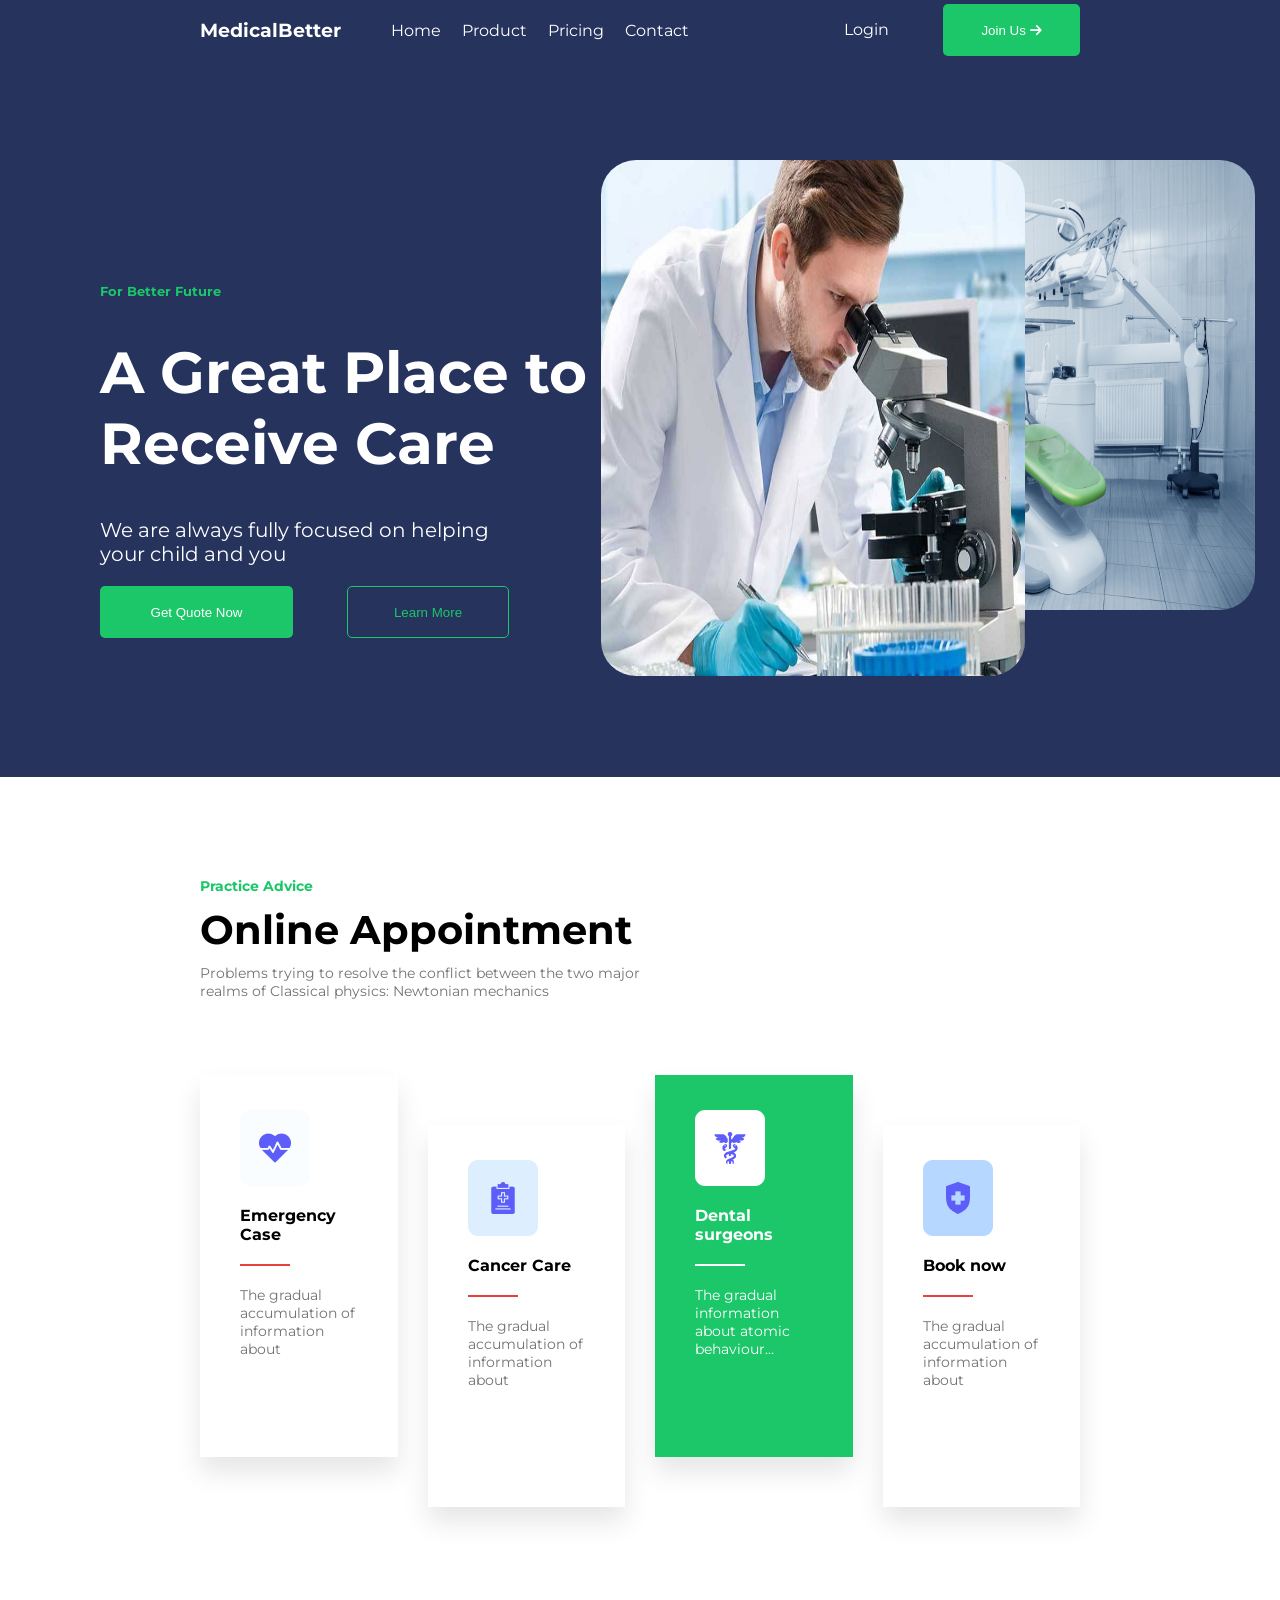
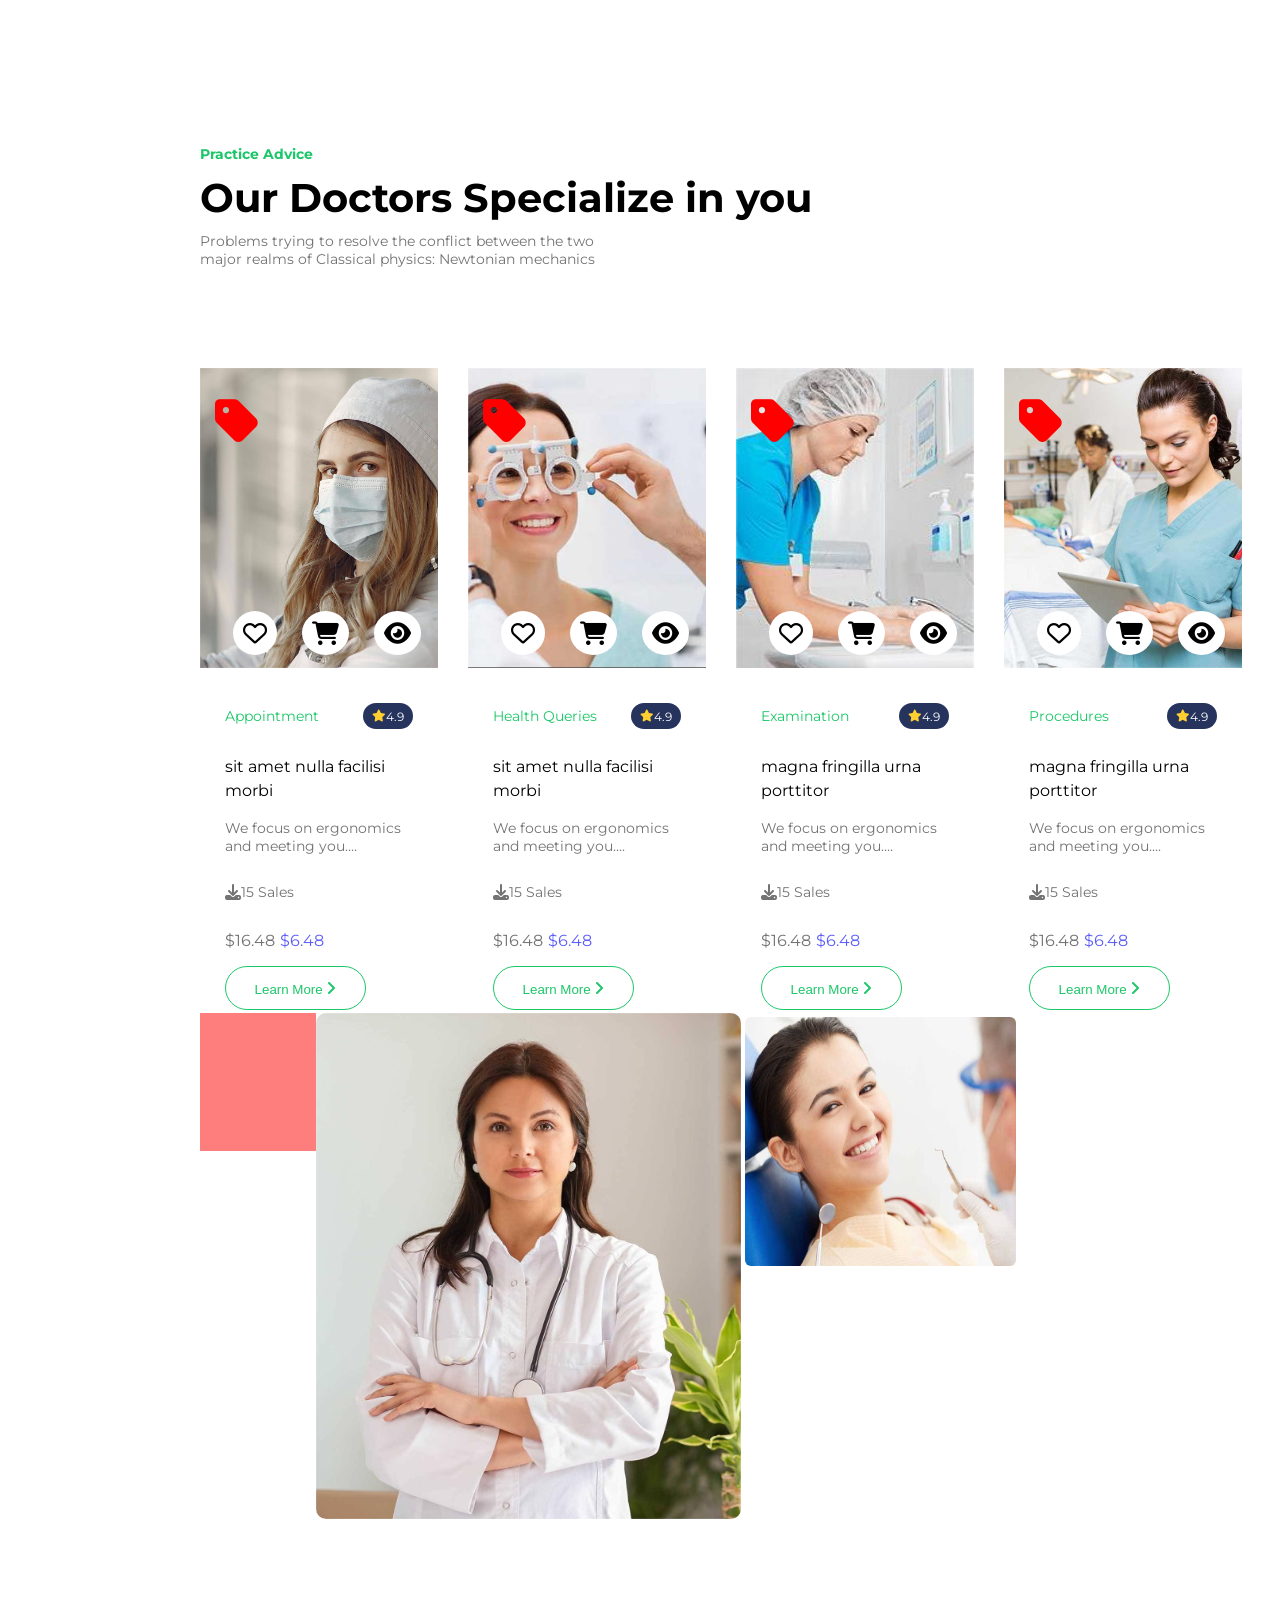
<file: figmaMedical/index.html>
<html>
    <head>
        <link rel="stylesheet" href="./style.css">
        <link rel="stylesheet" href="https://cdnjs.cloudflare.com/ajax/libs/font-awesome/6.4.0/css/all.min.css">
        <meta name="viewport" content="width=device-width,initial-scale=1.0">
        <meta name="author" content="ani akhobadze">
        <meta name="description" content="">
        <meta name="keywords" content="">
    </head>
    <body>
        <header>
            <div class="header">
                <div class="navigation">
                    <div class="logo">
                        <h3>MedicalBetter</h3>
                    </div>
                    <nav class="navBar">
                        <a href="#">Home</a>
                        <a href="#">Product</a>
                        <a href="#">Pricing</a>
                        <a href="#">Contact</a>
                    </nav>
                </div>
            
                <div class="login">
                    <label for="logIn">Login</label>
                    <button class="button1" type="button">Join Us   <i class='fas fa-arrow-right'></i></button>
                </div>
            </div>
            
            <div class="firstPage">
                <div class="firstPageText">
                    <h5>For Better Future</h5>
                    <h1>A Great Place to Receive Care</h1>
                    <p>We are always fully focused on helping 
                    your child and you </p>
                    <button class="button2" type="button">Get Quote Now</button>
                    <button class="button3" type="button">Learn More</button>
                </div>
                <div class="mainImgages">
                    <img class="back" src="./images/dentalChair.jpg">
                    <img class="front" src="./images/microscopeMan.jpg">
                </div>
            </div>
        </header>
        <section class="secondPage">
            <div class="secondPageText">
                <h6>Practice Advice</h6>
                <h2>Online Appointment</h2>
                <p>Problems trying to resolve the conflict between 
                the two major realms of Classical physics: Newtonian mechanics </p>
            </div>
            <div class="cardMerger">
                <div class="card1">
                    <img src="./images/heart.png">
                    <h5>Emergency Case</h5>
                    <div class="redLine"></div>
                    <p>The gradual 
                    accumulation of 
                    information about </p>
                </div>
                <div class="card2">
                    <img src="./images/clipboard.png">
                    <h5>Cancer Care</h5>
                    <div class="redLine"></div>
                    <p>The gradual 
                    accumulation of 
                    information about </p>
                </div>
                <div class="card3">
                    <img src="./images/caduceus.png">
                    <h5>Dental surgeons</h5>
                    <div class="whiteLine"></div>
                    <p>The gradual 
                    information about 
                    atomic behaviour...</p>
                </div>
                <div class="card4">
                    <img src="./images/health.png">
                    <h5>Book now</h5>
                    <div class="redLine"></div>
                    <p>The gradual 
                    accumulation of 
                    information about </p>
                </div>
            </div>
        </section>
        <section class="thirdPage">
            <div class="thirdPageText">
                <h6>Practice Advice</h6>
                <h2>Our Doctors Specialize in you</h2>
                <p>Problems trying to resolve the conflict between 
                the two major realms of Classical physics: Newtonian mechanics  </p>
            </div>
            <div class="boxMerger">
                <div class="box1">
                    <div class="boxPhoto1">
                        <i class="fa-solid fa-tag" style="color: #ff0000; font-size: 50px"></i>
                        <div class="iconMerger">
                            <i class="fa-regular fa-heart" style="color: #000000; font-size: 24px;"></i>
                            <i class="fa fa-shopping-cart" style="font-size:24px"></i>
                            <i class="fa fa-eye" style="font-size:24px"></i>
                        </div>
                    </div>
                    <div class="boxText">
                        <div class="firstLine">
                             <p class="p1">Appointment</p>
                            <div class="rating">
                                <span class="fa fa-star checked" style="color:#FFCE31"></span>
                                <p>4.9</p>
                            </div>
                        </div>
                       
                        <p class="p2">sit amet nulla facilisi morbi</p>
                        <p class="p3">We focus on ergonomics 
                        and meeting you....</p>
                        <div class="download">
                            <i style="font-size:16px; color:#737373" class="fa">&#xf019;</i>
                            <p>15 Sales</p>
                        </div>
                        <div class="price">
                            <p>$16.48</p>
                            <p>$6.48</p>
                        </div>
                        <button class="button4" type="button">Learn More <span class='fas fa-angle-right' style='font-size:16px'></span></button>
                    </div>
                    
                    
                </div>
                <div class="box2">
                    <div class="boxPhoto2">
                        <i class="fa-solid fa-tag" style="color: #ff0000; font-size: 50px"></i>
                        <div class="iconMerger">
                            <i class="fa-regular fa-heart" style="color: #000000; font-size: 24px;"></i>
                            <i class="fa fa-shopping-cart" style="font-size:24px"></i>
                            <i class="fa fa-eye" style="font-size:24px"></i>
                        </div>
                    </div>
                    <div class="boxText">
                        <div class="firstLine">
                             <p class="p1">Health Queries</p>
                            <div class="rating">
                                <span class="fa fa-star checked" style="color:#FFCE31"></span>
                                <p>4.9</p>
                            </div>
                        </div>
                       
                        <p class="p2">sit amet nulla facilisi morbi </p>
                        <p class="p3">We focus on ergonomics 
                        and meeting you....</p>
                        <div class="download">
                            <i style="font-size:16px; color:#737373" class="fa">&#xf019;</i>
                            <p>15 Sales</p>
                        </div>
                        <div class="price">
                            <p>$16.48</p>
                            <p>$6.48</p>
                        </div>
                        <button class="button4" type="button">Learn More  <span class='fas fa-angle-right' style='font-size:16px'></span></button>
                    </div>
                </div>
                
                <div class="box3">
                    <div class="boxPhoto3">
                        <i class="fa-solid fa-tag" style="color: #ff0000; font-size: 50px"></i>
                        <div class="iconMerger">
                            <i class="fa-regular fa-heart" style="color: #000000; font-size: 24px;"></i>
                            <i class="fa fa-shopping-cart" style="font-size:24px"></i>
                            <i class="fa fa-eye" style="font-size:24px"></i>
                        </div>
                    </div>
                    <div class="boxText">
                        <div class="firstLine">
                             <p class="p1">Examination</p>
                            <div class="rating">
                                <span class="fa fa-star checked" style="color:#FFCE31"></span>
                                <p>4.9</p>
                            </div>
                        </div>
                       
                        <p class="p2">magna fringilla urna porttitor </p>
                        <p class="p3">We focus on ergonomics 
                        and meeting you....</p>
                        <div class="download">
                            <i style="font-size:16px; color:#737373" class="fa">&#xf019;</i>
                            <p>15 Sales</p>
                        </div>
                        <div class="price">
                            <p>$16.48</p>
                            <p>$6.48</p>
                        </div>
                        <button class="button4" type="button">Learn More  <span class='fas fa-angle-right' style='font-size:16px'></span></button>
                    </div>
                </div>
                <div class="box4">
                    <div class="boxPhoto4">
                        <i class="fa-solid fa-tag" style="color: #ff0000; font-size: 50px"></i>
                        <div class="iconMerger">
                            <i class="fa-regular fa-heart" style="color: #000000; font-size: 24px;"></i>
                            <i class="fa fa-shopping-cart" style="font-size:24px"></i>
                            <i class="fa fa-eye" style="font-size:24px"></i>
                        </div>
                    </div>
                    <div class="boxText">
                        <div class="firstLine">
                             <p class="p1">Procedures</p>
                            <div class="rating">
                                <span class="fa fa-star checked" style="color:#FFCE31"></span>
                                <p>4.9</p>
                            </div>
                        </div>
                       
                        <p class="p2">magna fringilla urna porttitor</p>
                        <p class="p3">We focus on ergonomics 
                        and meeting you....</p>
                        <div class="download">
                            <i style="font-size:16px; color:#737373" class="fa">&#xf019;</i>
                            <p>15 Sales</p>
                        </div>
                        <div class="price">
                            <p>$16.48</p>
                            <p>$6.48</p>
                        </div>
                        <button class="button4" type="button">Learn More  <span class='fas fa-angle-right' style='font-size:16px'></span></button>
                    </div>
                </div>
                
            </div>  
            
        </section>



        <section class="fourthPage">
            <div class="fourthPagePhotos">
                <div class="pinkBox">
                    
                </div>
                <img class="photo1" src="./images/standingWoman.jpg">
                <img class ="photo2" src="./images/smilingWoman.jpg">
            </div>
        </section>
    </body>
</html>
</file>
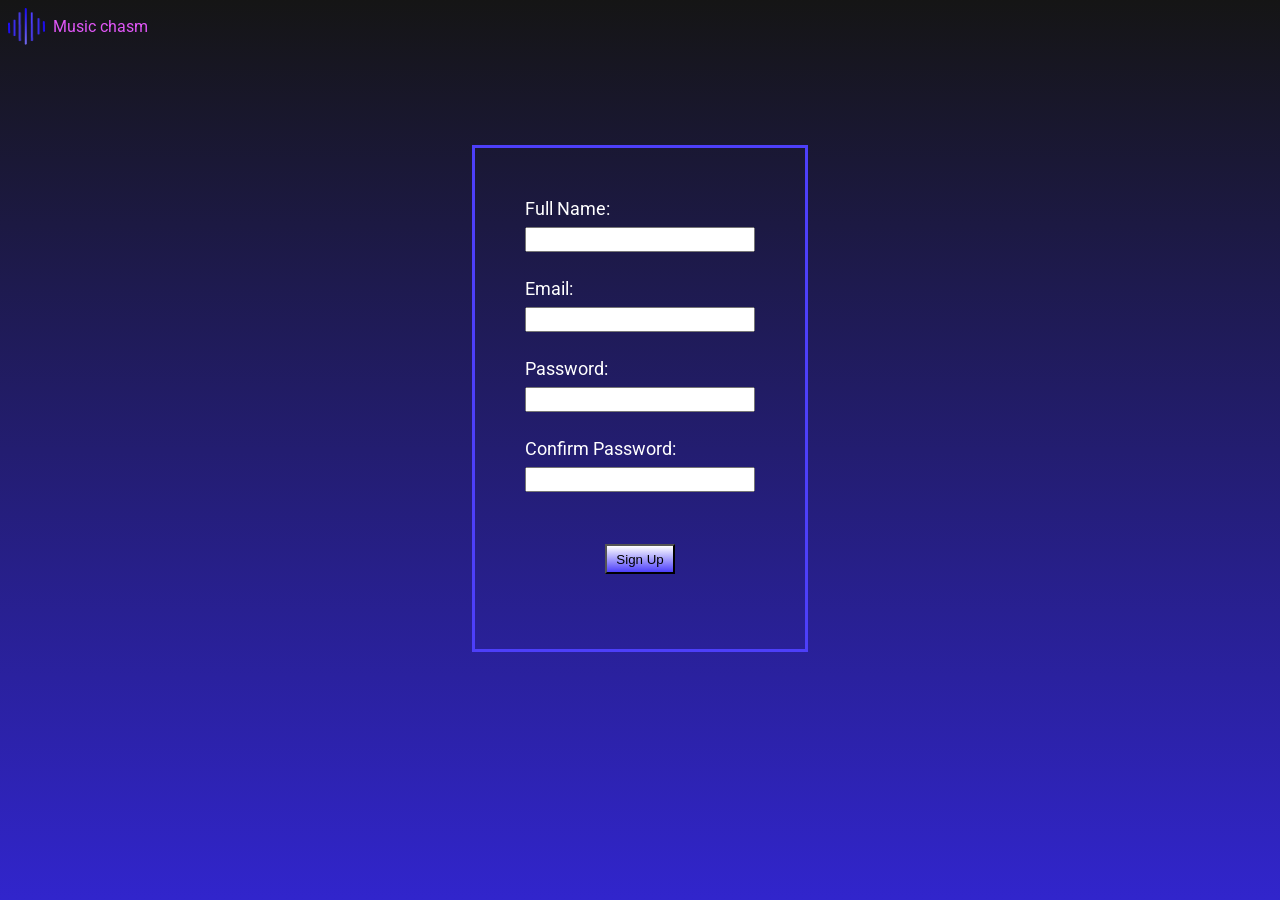
<file: figmaMusicChasm/index.html>
<html>
    <head>
    <link rel="stylesheet" href="./style.css">
    </head>
    <body>
        <header id="logoName">
                <img id="logo" src="./logo.png">
                <p id="musicChasm">Music chasm</p>
        </header>
        <main>
            <div class="signUpBox">
                <div>
                    <label>Full Name:</label>
                    <input type="text">
                </div>
                <div>
                    <label>Email:</label>
                    <input type="email">
                </div>
                <div>
                    <label>Password:</label>
                    <input type="password">
                </div>
                <div>
                    <label>Confirm Password:</label>
                    <input type="password">
                </div>
                
                    <button>Sign Up</button>
                

            </div>
            
        </main>
        
    </body>
</html>
</file>
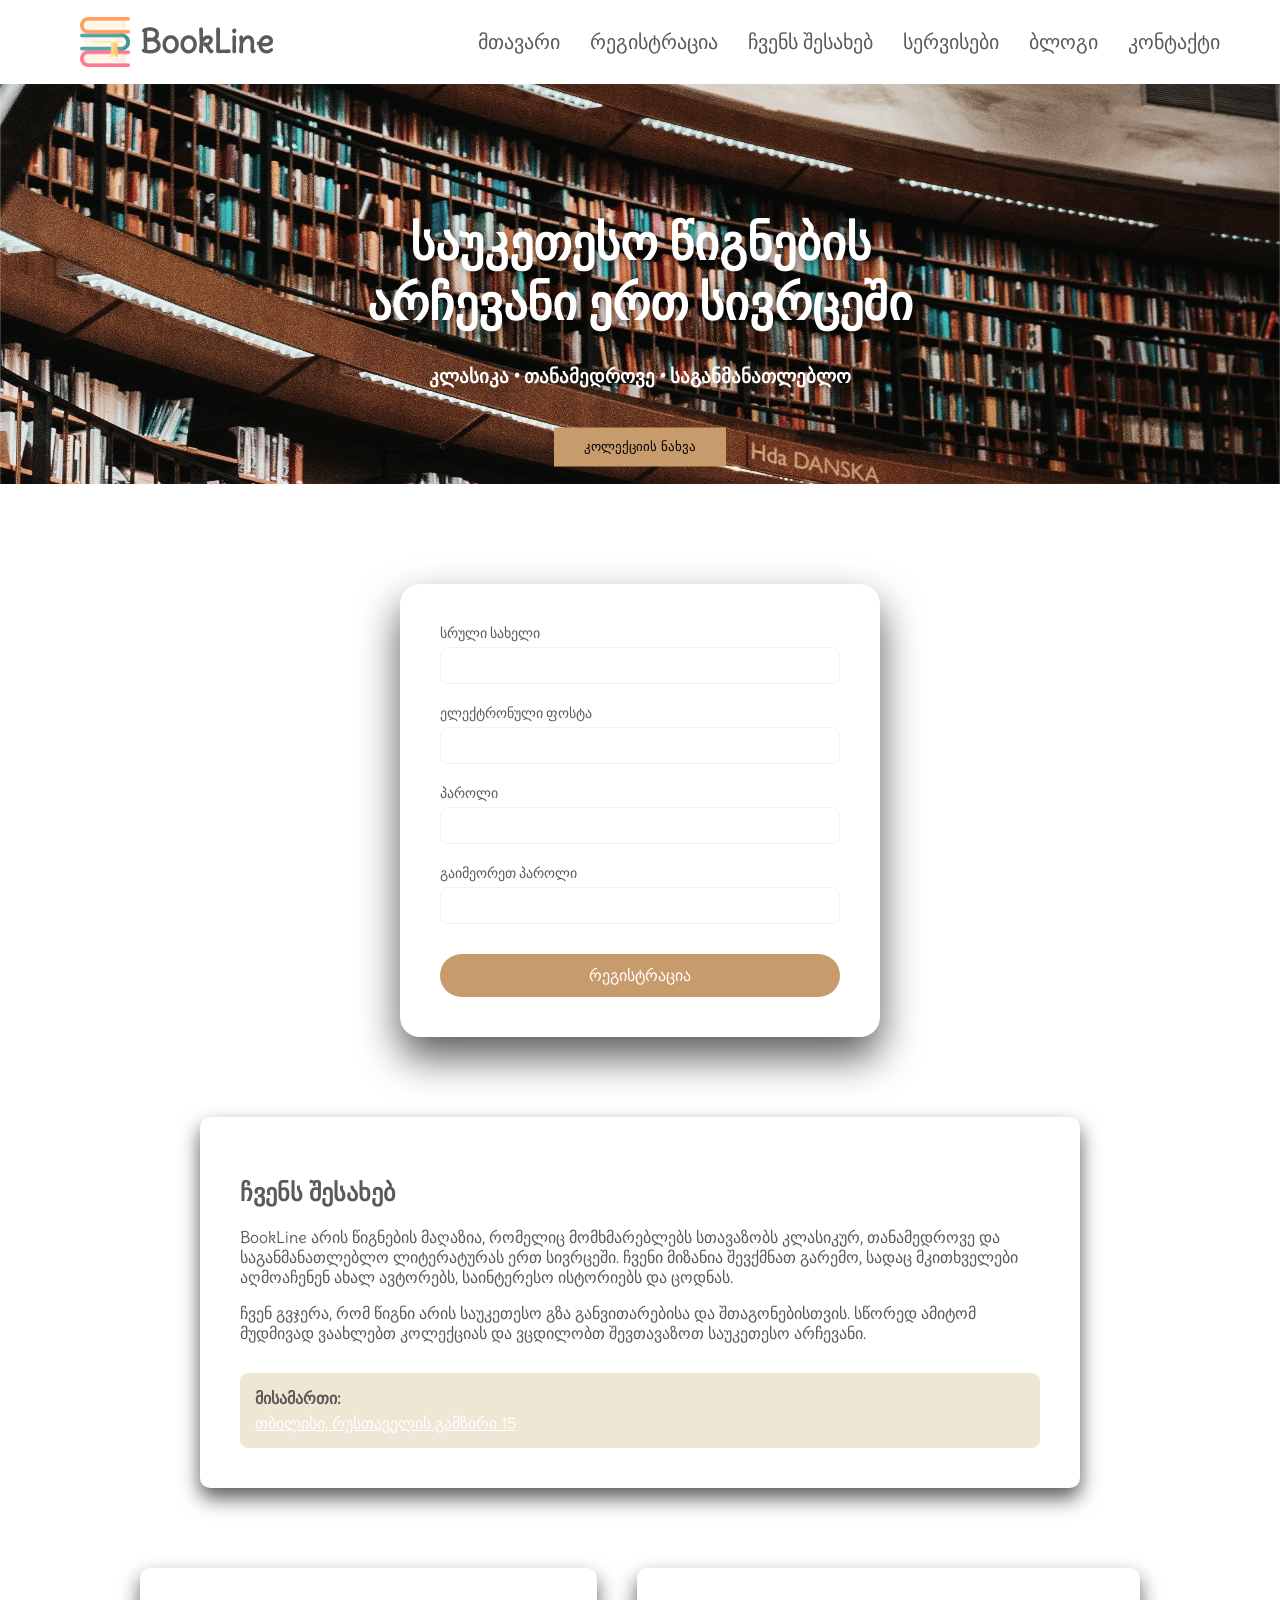
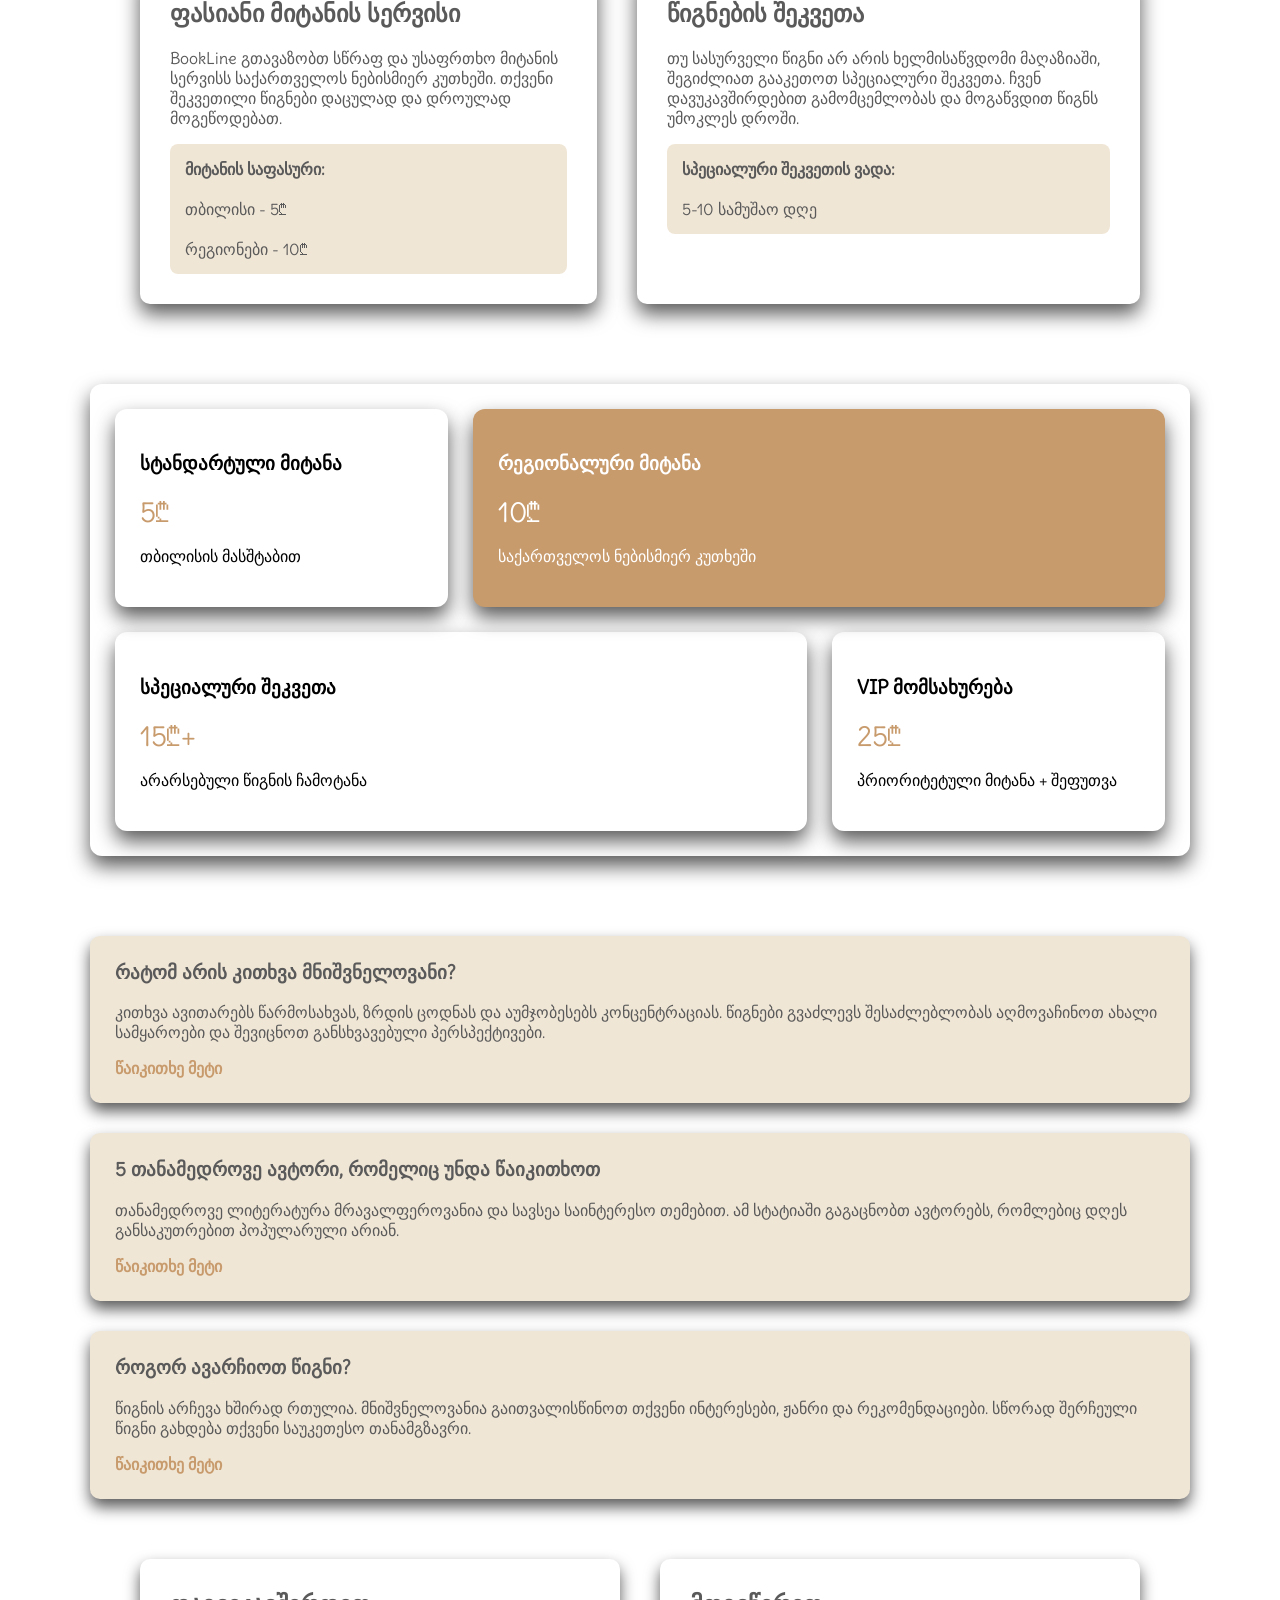
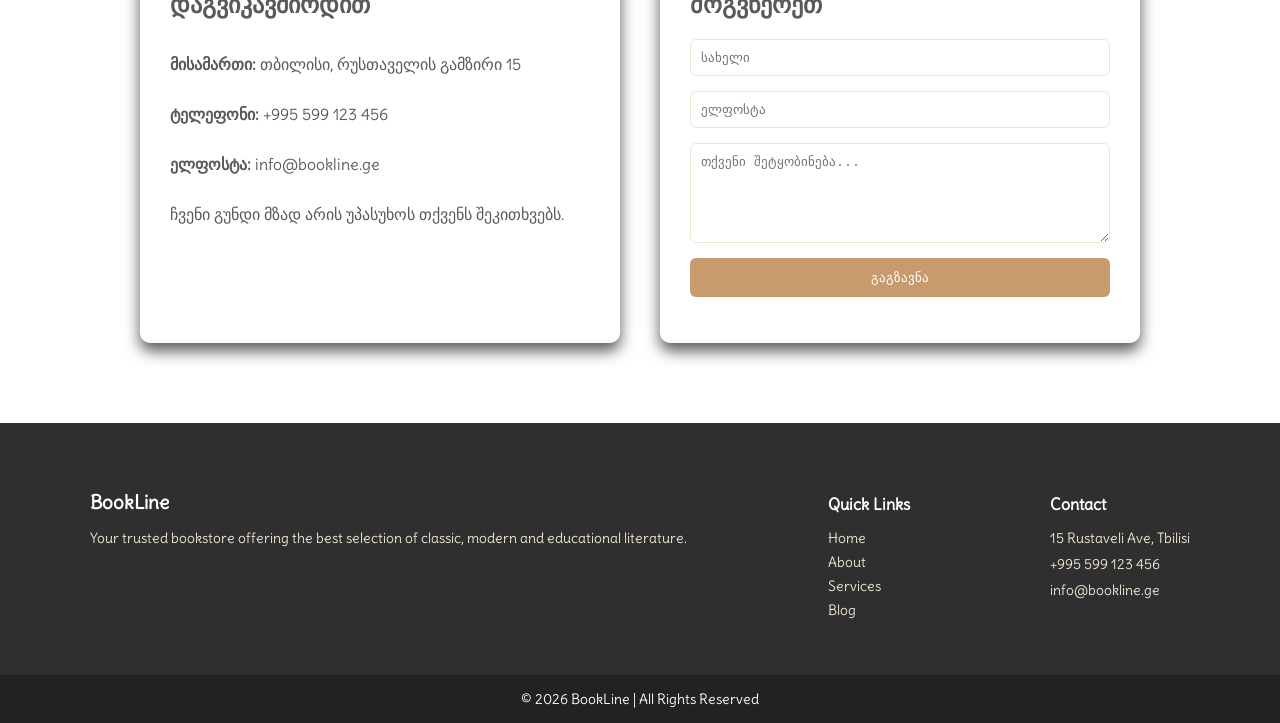
<file: finalProject/index.html>
<html>
    <head>
        <meta charset="UTF-8">
        <link rel="stylesheet" href="./style.css">
        <meta name="viewport" content="width=device-width,initial-scale=1.0">
        <meta name="author" content="anita akhobadze">
        <meta name="description" content="The best book store in Tbilisi">
        <meta name="keywords" content="Book, Literature, Bookstore ">
    </head>
    <body>
        <header class="header">
            <div class="logoMerger">
                <img class="logoImg" src="./images/bookLogo.png" alt="book logo">
                <h1>BookLine</h1>
            </div>
            <nav class="navBar">
                <a href="#">მთავარი</a>
                <a href="#">რეგისტრაცია</a>
                <a href="#">ჩვენს შესახებ</a>
                <a href="#">სერვისები</a>
                <a href="#">ბლოგი</a>
                <a href="#">კონტაქტი</a>
            </nav>
        </header>
        <main class="main">
            <img class="library" src="./images/library.jpg" alt="ბიბლიოთეკა">
            <div>
                <h1>საუკეთესო წიგნების არჩევანი ერთ სივრცეში</h1>
                <h3>კლასიკა • თანამედროვე • საგანმანათლებლო</h3>
                <button>კოლექციის ნახვა</button>
            </div>
            
        </main>
        <section class="firstPage">
            
        </section>
        <section class="signUpBox">
            <div>
                <label>სრული სახელი</label>
                <input type="text">
            </div>
            <div>
                <label>ელექტრონული ფოსტა</label>
                <input type="email">
            </div>
            <div>
                <label>პაროლი</label>
                <input type="password">
            </div>
            <div>
                <label>გაიმეორეთ პაროლი</label>
                <input type="password">
            </div>
            <button>რეგისტრაცია</button>
        </section> 
        <section class="aboutUs">
            <h2>ჩვენს შესახებ</h2>
            <p>
                BookLine არის წიგნების მაღაზია, რომელიც მომხმარებლებს სთავაზობს
                კლასიკურ, თანამედროვე და საგანმანათლებლო ლიტერატურას ერთ სივრცეში.
                ჩვენი მიზანია შევქმნათ გარემო, სადაც მკითხველები აღმოაჩენენ
                ახალ ავტორებს, საინტერესო ისტორიებს და ცოდნას.
            </p>
            <p>
                ჩვენ გვჯერა, რომ წიგნი არის საუკეთესო გზა განვითარებისა და
                შთაგონებისთვის. სწორედ ამიტომ მუდმივად ვაახლებთ კოლექციას
                და ვცდილობთ შევთავაზოთ საუკეთესო არჩევანი.
            </p>
            <div class="address">
                <div>მისამართი:</div>
                <a href="#">თბილისი, რუსთაველის გამზირი 15</a>
            </div>
        </section>  
        
        <section class="services">
            <div class="serviceBox">
                <h2>ფასიანი მიტანის სერვისი</h2>
                <p>
                    BookLine გთავაზობთ სწრაფ და უსაფრთხო მიტანის სერვისს
                    საქართველოს ნებისმიერ კუთხეში. თქვენი შეკვეთილი წიგნები
                    დაცულად და დროულად მოგეწოდებათ.
                </p>
                <div class="priceBox">
                    <p>მიტანის საფასური:</p><br>
                    <p>თბილისი - 5₾</p>
                    <br>
                    <p>რეგიონები - 10₾</p>
                </div>
            </div>
            <div class="serviceBox">
                <h2>წიგნების შეკვეთა</h2>
                <p>
                    თუ სასურველი წიგნი არ არის ხელმისაწვდომი მაღაზიაში,
                    შეგიძლიათ გააკეთოთ სპეციალური შეკვეთა. ჩვენ დავუკავშირდებით
                    გამომცემლობას და მოგაწვდით წიგნს უმოკლეს დროში.
                </p>
                <div class="priceBox">
                    <p>სპეციალური შეკვეთის ვადა:</p>
                    <br>
                    <p>5-10 სამუშაო დღე</p>
                </div>
            </div>
            
        </section>
        <section class="pricingSection">
            <div class="pricingBox">
                <div class="pricingGrid">
                    <div class="basic">
                        <h3>სტანდარტული მიტანა</h3>
                        <p class="price">5₾</p>
                        <p>თბილისის მასშტაბით</p>
                    </div>
                    <div class="premium">
                        <h3>რეგიონალური მიტანა</h3>
                        <p class="price">10₾</p>
                        <p>საქართველოს ნებისმიერ კუთხეში</p>
                    </div>
                    <div class="order">
                        <h3>სპეციალური შეკვეთა</h3>
                        <p class="price">15₾+</p>
                        <p>არარსებული წიგნის ჩამოტანა</p>
                    </div>
                    <div class="vip">
                        <h3>VIP მომსახურება</h3>
                        <p class="price">25₾</p>
                        <p>პრიორიტეტული მიტანა + შეფუთვა</p>
                    </div>
                </div>
            </div>
            
        </section>
        <section class="blogSection">
            <div class="blogText">
                <h3>რატომ არის კითხვა მნიშვნელოვანი?</h3>
                <p>
                    კითხვა ავითარებს წარმოსახვას, ზრდის ცოდნას და აუმჯობესებს
                    კონცენტრაციას. წიგნები გვაძლევს შესაძლებლობას აღმოვაჩინოთ
                    ახალი სამყაროები და შევიცნოთ განსხვავებული პერსპექტივები.
                </p>
                <a href="#" class="readMore">წაიკითხე მეტი</a>
            </div>

            <div class="blogText">
                <h3>5 თანამედროვე ავტორი, რომელიც უნდა წაიკითხოთ</h3>
                <p>
                    თანამედროვე ლიტერატურა მრავალფეროვანია და სავსეა საინტერესო
                    თემებით. ამ სტატიაში გაგაცნობთ ავტორებს, რომლებიც დღეს
                    განსაკუთრებით პოპულარული არიან.
                </p>
                <a href="#" class="readMore">წაიკითხე მეტი</a>
            </div>

            <div class="blogText">
                <h3>როგორ ავარჩიოთ წიგნი?</h3>
                <p>
                    წიგნის არჩევა ხშირად რთულია. მნიშვნელოვანია გაითვალისწინოთ
                    თქვენი ინტერესები, ჟანრი და რეკომენდაციები. სწორად შერჩეული
                    წიგნი გახდება თქვენი საუკეთესო თანამგზავრი.
                </p>
                <a href="#" class="readMore">წაიკითხე მეტი</a>
            </div>

        </section>
        <section class="contactSection">
            <div class="contactInfo">
                <h2>დაგვიკავშირდით</h2>
                <p><strong>მისამართი:</strong> თბილისი, რუსთაველის გამზირი 15</p>
                <p><strong>ტელეფონი:</strong> +995 599 123 456</p>
                <p><strong>ელფოსტა:</strong> info@bookline.ge</p>
                <p>ჩვენი გუნდი მზად არის უპასუხოს თქვენს შეკითხვებს.</p>
            </div>
            <div class="contactForm">
                <h2>მოგვწერეთ</h2>
                <form>
                    <input type="text" placeholder="სახელი" required>
                    <input type="email" placeholder="ელფოსტა" required>
                    <textarea placeholder="თქვენი შეტყობინება..." required></textarea>
                    <button type="submit">გაგზავნა</button>
                </form>
            </div>
        </section>
        <footer class="footer">

    <div class="footerContainer">

        <div class="footerBox">
            <h3>BookLine</h3>
            <p>Your trusted bookstore offering the best selection of classic,
               modern and educational literature.</p>
        </div>

        <div class="footerBox">
            <h4>Quick Links</h4>
            <a href="#">Home</a>
            <a href="#">About</a>
            <a href="#">Services</a>
            <a href="#">Blog</a>
        </div>

        <div class="footerBox">
            <h4>Contact</h4>
            <p>15 Rustaveli Ave, Tbilisi</p>
            <p>+995 599 123 456</p>
            <p>info@bookline.ge</p>
        </div>

    </div>

    <div class="footerBottom">
        © 2026 BookLine | All Rights Reserved
    </div>
    </body>
</html>
</file>
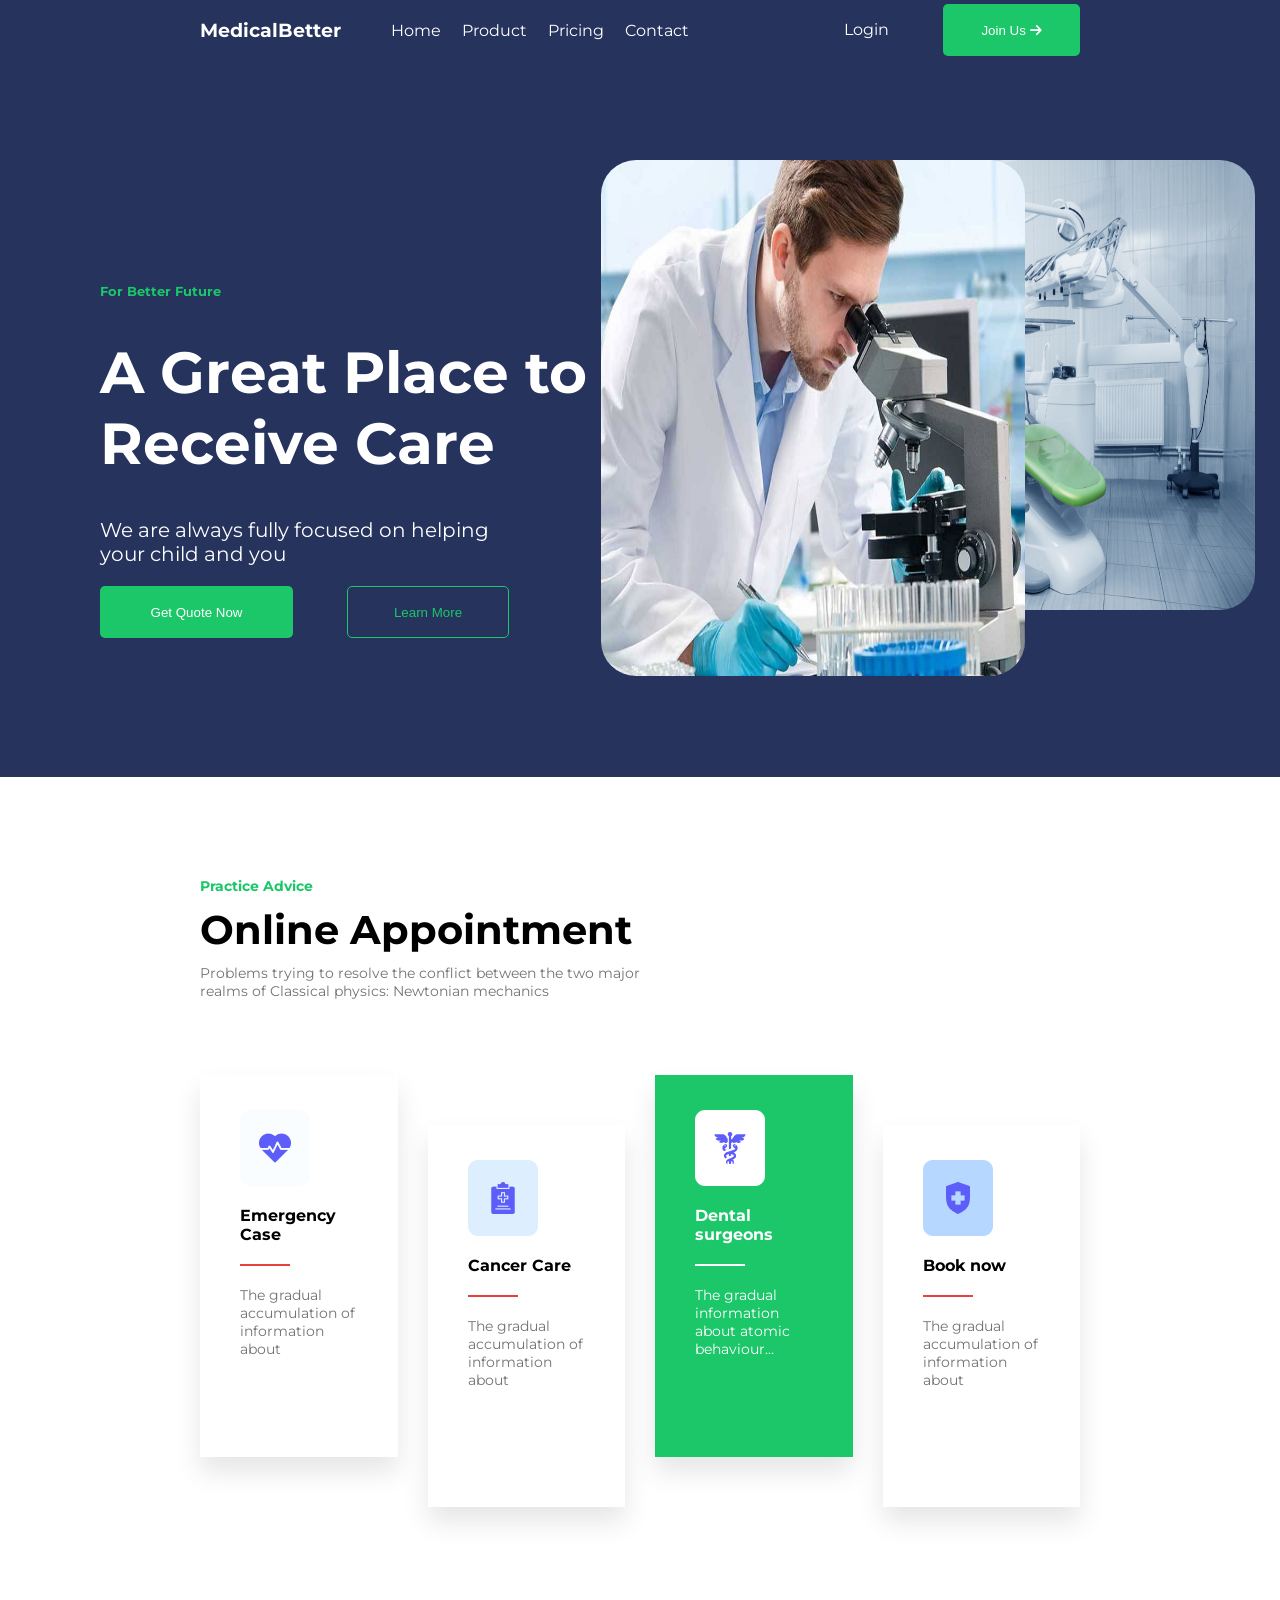
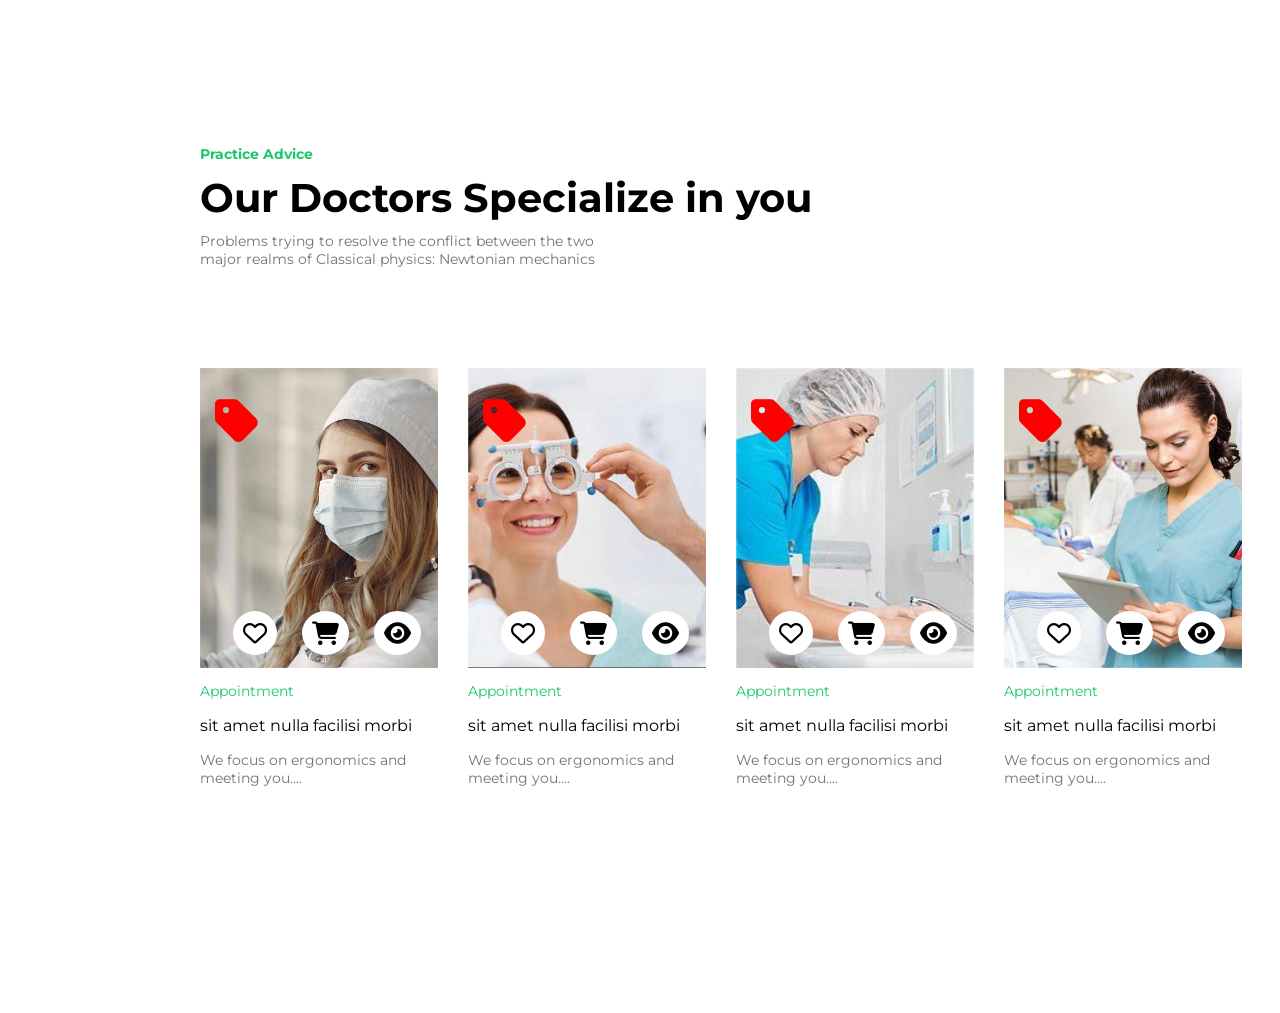
<file: lesson12Homework/index.html>
<html>
    <head>
        <link rel="stylesheet" href="./style.css">
        <link rel="stylesheet" href="https://cdnjs.cloudflare.com/ajax/libs/font-awesome/6.4.0/css/all.min.css">
        <meta name="viewport" content="width=device-width,initial-scale=1.0">
        <meta name="author" content="ani akhobadze">
        <meta name="description" content="">
        <meta name="keywords" content="">
    </head>
    <body>
        <header>
            <div class="header">
                <div class="navigation">
                    <div class="logo">
                        <h3>MedicalBetter</h3>
                    </div>
                    <nav class="navBar">
                        <a href="#">Home</a>
                        <a href="#">Product</a>
                        <a href="#">Pricing</a>
                        <a href="#">Contact</a>
                    </nav>
                </div>
            
                <div class="login">
                    <label for="logIn">Login</label>
                    <button class="button1" type="button">Join Us   <i class='fas fa-arrow-right'></i></button>
                </div>
            </div>
            
            <div class="firstPage">
                <div class="firstPageText">
                    <h5>For Better Future</h5>
                    <h1>A Great Place to Receive Care</h1>
                    <p>We are always fully focused on helping 
                    your child and you </p>
                    <button class="button2" type="button">Get Quote Now</button>
                    <button class="button3" type="button">Learn More</button>
                </div>
                <div class="mainImgages">
                    <img class="back" src="./images/dentalChair.jpg">
                    <img class="front" src="./images/microscopeMan.jpg">
                </div>
            </div>
        </header>
        <section class="secondPage">
            <div class="secondPageText">
                <h6>Practice Advice</h6>
                <h2>Online Appointment</h2>
                <p>Problems trying to resolve the conflict between 
                the two major realms of Classical physics: Newtonian mechanics </p>
            </div>
            <div class="cardMerger">
                <div class="card1">
                    <img src="./images/heart.png">
                    <h5>Emergency Case</h5>
                    <div class="redLine"></div>
                    <p>The gradual 
                    accumulation of 
                    information about </p>
                </div>
                <div class="card2">
                    <img src="./images/clipboard.png">
                    <h5>Cancer Care</h5>
                    <div class="redLine"></div>
                    <p>The gradual 
                    accumulation of 
                    information about </p>
                </div>
                <div class="card3">
                    <img src="./images/caduceus.png">
                    <h5>Dental surgeons</h5>
                    <div class="whiteLine"></div>
                    <p>The gradual 
                    information about 
                    atomic behaviour...</p>
                </div>
                <div class="card4">
                    <img src="./images/health.png">
                    <h5>Book now</h5>
                    <div class="redLine"></div>
                    <p>The gradual 
                    accumulation of 
                    information about </p>
                </div>
            </div>
        </section>
        <section class="thirdPage">
            <div class="thirdPageText">
                <h6>Practice Advice</h6>
                <h2>Our Doctors Specialize in you</h2>
                <p>Problems trying to resolve the conflict between 
                the two major realms of Classical physics: Newtonian mechanics  </p>
            </div>
            <div class="boxMerger">
                <div class="box1">
                    <div class="boxPhoto1">
                        <i class="fa-solid fa-tag" style="color: #ff0000; font-size: 50px"></i>
                        <div class="iconMerger">
                            <i class="fa-regular fa-heart" style="color: #000000; font-size: 24px;"></i>
                            <i class="fa fa-shopping-cart" style="font-size:24px"></i>
                            <i class="fa fa-eye" style="font-size:24px"></i>
                        </div>
                    </div>
                    <div class="boxText">
                        <p class="p1">Appointment</p>
                        <p class="p2">sit amet nulla facilisi morbi</p>
                        <p class="p3">We focus on ergonomics 
                        and meeting you....</p>
                    </div>
                    
                    
                </div>
                <div class="box2">
                    <div class="boxPhoto2">
                        <i class="fa-solid fa-tag" style="color: #ff0000; font-size: 50px"></i>
                        <div class="iconMerger">
                            <i class="fa-regular fa-heart" style="color: #000000; font-size: 24px;"></i>
                            <i class="fa fa-shopping-cart" style="font-size:24px"></i>
                            <i class="fa fa-eye" style="font-size:24px"></i>
                        </div>
                    </div>
                    <div class="boxText">
                        <p class="p1">Appointment</p>
                        <p class="p2">sit amet nulla facilisi morbi</p>
                        <p class="p3">We focus on ergonomics 
                        and meeting you....</p>
                    </div>
                </div>
                
                <div class="box3">
                    <div class="boxPhoto3">
                        <i class="fa-solid fa-tag" style="color: #ff0000; font-size: 50px"></i>
                        <div class="iconMerger">
                            <i class="fa-regular fa-heart" style="color: #000000; font-size: 24px;"></i>
                            <i class="fa fa-shopping-cart" style="font-size:24px"></i>
                            <i class="fa fa-eye" style="font-size:24px"></i>
                        </div>
                    </div>
                    <div class="boxText">
                        <p class="p1">Appointment</p>
                        <p class="p2">sit amet nulla facilisi morbi</p>
                        <p class="p3">We focus on ergonomics 
                        and meeting you....</p>
                    </div>
                </div>
                <div class="box4">
                    <div class="boxPhoto4">
                        <i class="fa-solid fa-tag" style="color: #ff0000; font-size: 50px"></i>
                        <div class="iconMerger">
                            <i class="fa-regular fa-heart" style="color: #000000; font-size: 24px;"></i>
                            <i class="fa fa-shopping-cart" style="font-size:24px"></i>
                            <i class="fa fa-eye" style="font-size:24px"></i>
                        </div>
                    </div>
                    <div class="boxText">
                        <p class="p1">Appointment</p>
                        <p class="p2">sit amet nulla facilisi morbi</p>
                        <p class="p3">We focus on ergonomics 
                        and meeting you....</p>
                    </div>
                </div>
                
            </div>  
            
        </section>
    </body>
</html>
</file>
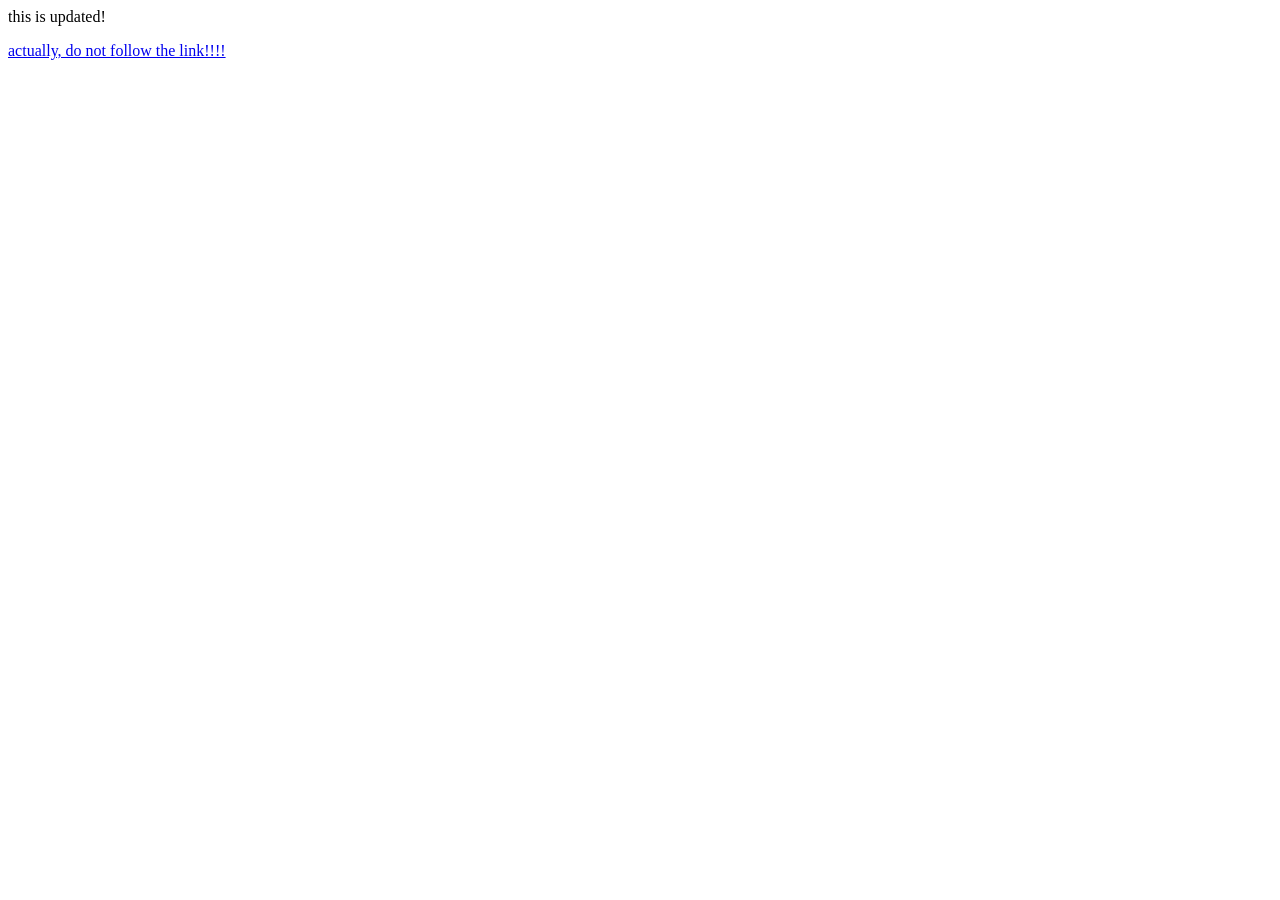
<file: lesson13Homework/index.html>
<html>
    <head>

    </head>
    <body>
        <p id="someText">This is some random text!</p>
        <a id="link" href="#">follow link!</a>
        <script src="./scripts/prompt.js">
        </script>
        <script src="./scripts/some.js">
        </script>
    </body>
</html>
</file>
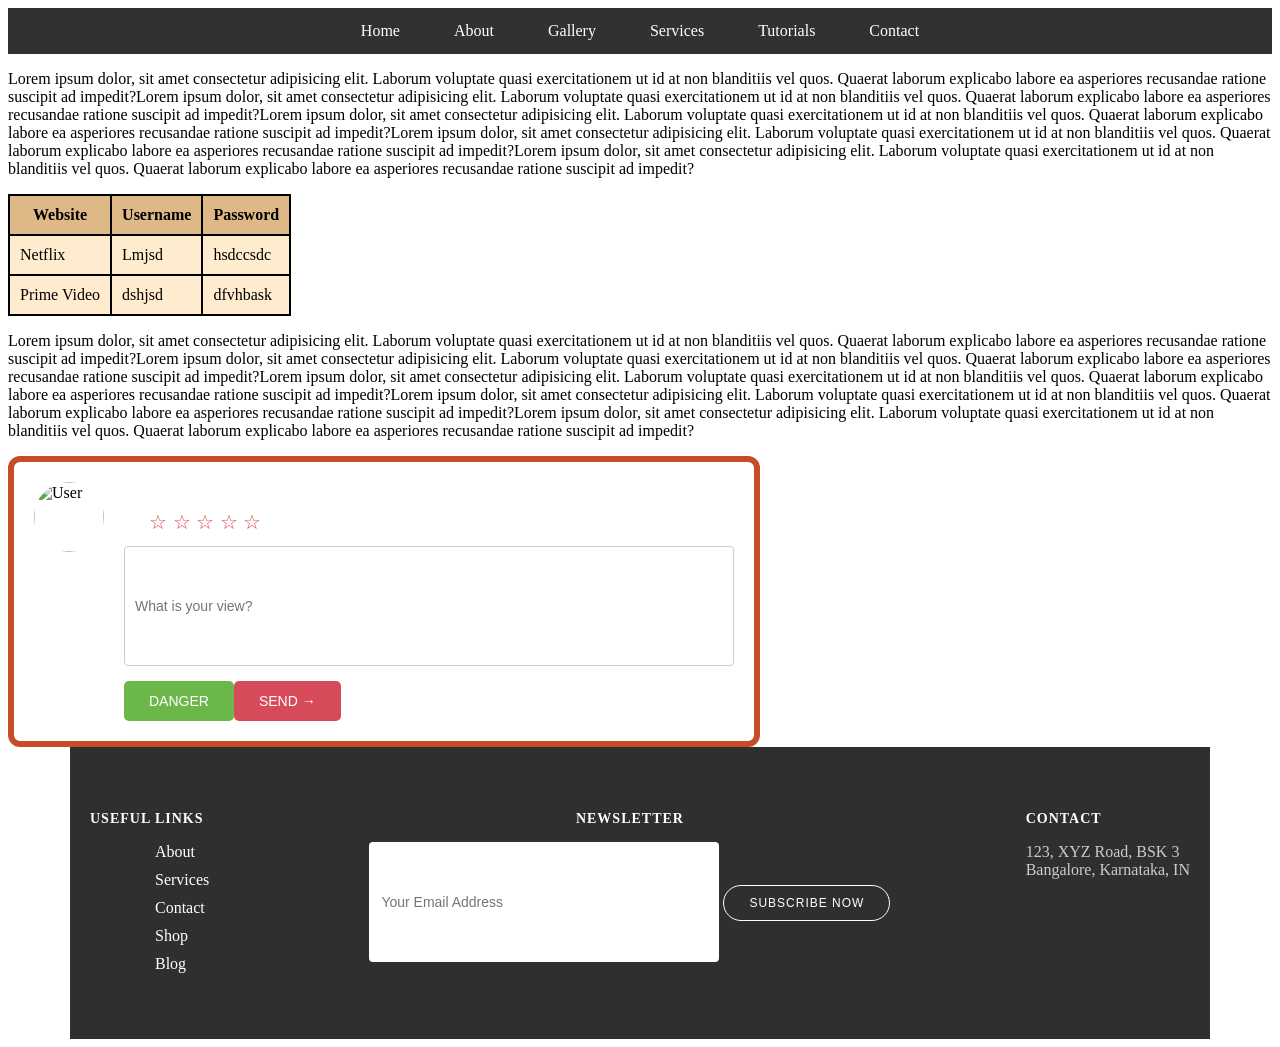
<file: lesson7Homework/index.html>
<html>
    <head>
        <link rel="stylesheet" href="./style.css">
    </head>
    <body>
        <header>
        <nav class="navBar">
        <a href="#">Home</a>
        <a href="#">About</a>
        <a href="#">Gallery</a>
        <a href="#">Services</a>
        <a href="#">Tutorials</a>
        <a href="#">Contact</a>
    </nav>
        </header>
    
    <p>Lorem ipsum dolor, sit amet consectetur adipisicing elit. Laborum voluptate quasi exercitationem ut id at non blanditiis vel quos. Quaerat laborum explicabo labore ea asperiores recusandae ratione suscipit ad impedit?Lorem ipsum dolor, sit amet consectetur adipisicing elit. Laborum voluptate quasi exercitationem ut id at non blanditiis vel quos. Quaerat laborum explicabo labore ea asperiores recusandae ratione suscipit ad impedit?Lorem ipsum dolor, sit amet consectetur adipisicing elit. Laborum voluptate quasi exercitationem ut id at non blanditiis vel quos. Quaerat laborum explicabo labore ea asperiores recusandae ratione suscipit ad impedit?Lorem ipsum dolor, sit amet consectetur adipisicing elit. Laborum voluptate quasi exercitationem ut id at non blanditiis vel quos. Quaerat laborum explicabo labore ea asperiores recusandae ratione suscipit ad impedit?Lorem ipsum dolor, sit amet consectetur adipisicing elit. Laborum voluptate quasi exercitationem ut id at non blanditiis vel quos. Quaerat laborum explicabo labore ea asperiores recusandae ratione suscipit ad impedit?</p>
    <table>
            <tr>
                <th>Website</th>
                <th>Username</th>
                <th>Password</th>
            </tr>
            <tr>
                <td>Netflix</td>
                <td>Lmjsd</td>
                <td>hsdccsdc</td>
            </tr>
            <tr>
                <td>Prime Video</td>
                <td>dshjsd</td>
                <td>dfvhbask</td>
            </tr>
    </table>
    <p>Lorem ipsum dolor, sit amet consectetur adipisicing elit. Laborum voluptate quasi exercitationem ut id at non blanditiis vel quos. Quaerat laborum explicabo labore ea asperiores recusandae ratione suscipit ad impedit?Lorem ipsum dolor, sit amet consectetur adipisicing elit. Laborum voluptate quasi exercitationem ut id at non blanditiis vel quos. Quaerat laborum explicabo labore ea asperiores recusandae ratione suscipit ad impedit?Lorem ipsum dolor, sit amet consectetur adipisicing elit. Laborum voluptate quasi exercitationem ut id at non blanditiis vel quos. Quaerat laborum explicabo labore ea asperiores recusandae ratione suscipit ad impedit?Lorem ipsum dolor, sit amet consectetur adipisicing elit. Laborum voluptate quasi exercitationem ut id at non blanditiis vel quos. Quaerat laborum explicabo labore ea asperiores recusandae ratione suscipit ad impedit?Lorem ipsum dolor, sit amet consectetur adipisicing elit. Laborum voluptate quasi exercitationem ut id at non blanditiis vel quos. Quaerat laborum explicabo labore ea asperiores recusandae ratione suscipit ad impedit?</p>
    <!--
    <div class="socialPanel">
    <div id="facebookDiv">
        <img id="facebook" src="./images/facebook.png">
        <span>facebook</span>
    </div>
        
        <img id="twitter" src="./images/twitter.png">
        <img id="instagram" src="./images/instagram.jpg">
        <img id="linkedin" src="./images/linkedin.png">
        <img id="youtube" src="./images/youtube.png">
        <img id="github" src="./images/github.png">
    </div>



    -->
    <div class="commentBox">
        <div class="avatar">
        <img alt="User">
        </div>
        <div class="comment">
            <div class="header">
            <h3>Add a comment</h3>
            <button class="stars">
               ☆ ☆ ☆ ☆ ☆
            </button>
            </div>
            <input placeholder="What is your view?"></input>
            <div class="buttons">
            <button class="danger">DANGER</button>
            <button class="send">SEND →</button>
            </div>
        </div>

    </div>
    
  <footer>
    <div class="footer">
    <div class="footerList">
        <h3>USEFUL LINKS</h3>
        <ul>
          <li><a href="#">About</a></li>
          <li><a href="#">Services</a></li>
          <li><a href="#">Contact</a></li>
          <li><a href="#">Shop</a></li>
          <li><a href="#">Blog</a></li>
        </ul>
      </div>

      <div class="newsLetter">
        <h3>NEWSLETTER</h3>
        <input type="email" placeholder="Your Email Address">
        <button>SUBSCRIBE NOW</button>
      </div>

      <div class="contact">
        <h3>CONTACT</h3>
        <p>
          123, XYZ Road, BSK 3<br>
          Bangalore, Karnataka, IN
        </p>
      </div>

    </div>
  </footer>



    </body>
</html>
</file>
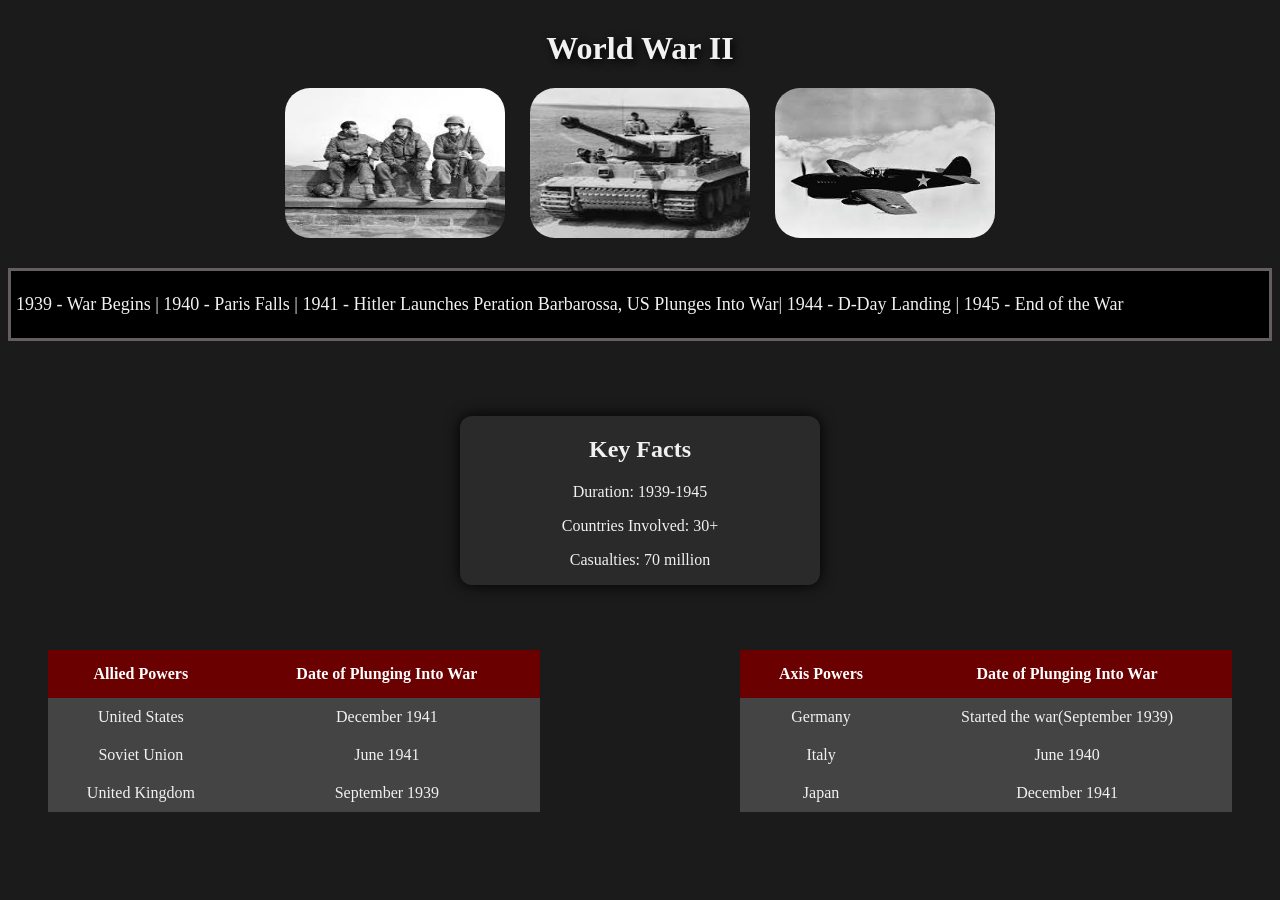
<file: lesson8Homework/index.html>
<html>
    <head>
        <link rel="stylesheet" href="./style.css">
    </head>
    <body>
        <header>
            <h1>World War II</h1>
        </header>
        <div class="images">
            <img src="./images/soldiers.jpg">
            <img src="./images/tanks.jpg">
            <img src="./images/planes.jpg">
        </div>
        <div class="timeline">
        <p>
            1939 - War Begins | 1940 - Paris Falls | 1941 - Hitler Launches Peration Barbarossa, US Plunges Into War| 1944 - D-Day Landing | 1945 - End of the War
        </p>
    </div>
    <section class="centeredBox">
        <div class="centerBox">
        <h2>Key Facts</h2>
        <p>Duration: 1939-1945</p>
        <p>Countries Involved: 30+</p>
        <p>Casualties: 70 million</p>
        </div>
    </section>
    <div class="tables">
        <table>
            <tr>
                <th>Allied Powers</th>
                <th>Date of Plunging Into War</th>
            </tr>
            <tr>
                <td>United States</td>
                <td>December 1941</td>
            </tr>
            <tr>
                <td>Soviet Union</td>
                <td>June 1941</td>
            </tr>
            <tr>
                <td>United Kingdom</td>
                <td>September 1939</td>
            </tr>
        </table>

        <table>
            <tr>
                <th>Axis Powers</th>
                <th>Date of Plunging Into War</th>
            </tr>
            <tr>
                <td>Germany</td>
                <td>Started the war(September 1939)</td>
            </tr>
            <tr>
                <td>Italy</td>
                <td>June 1940</td>
            </tr>
            <tr>
                <td>Japan</td>
                <td>December 1941</td>
            </tr>
        </table>
    </div>
    
    </body>
</html>
</file>
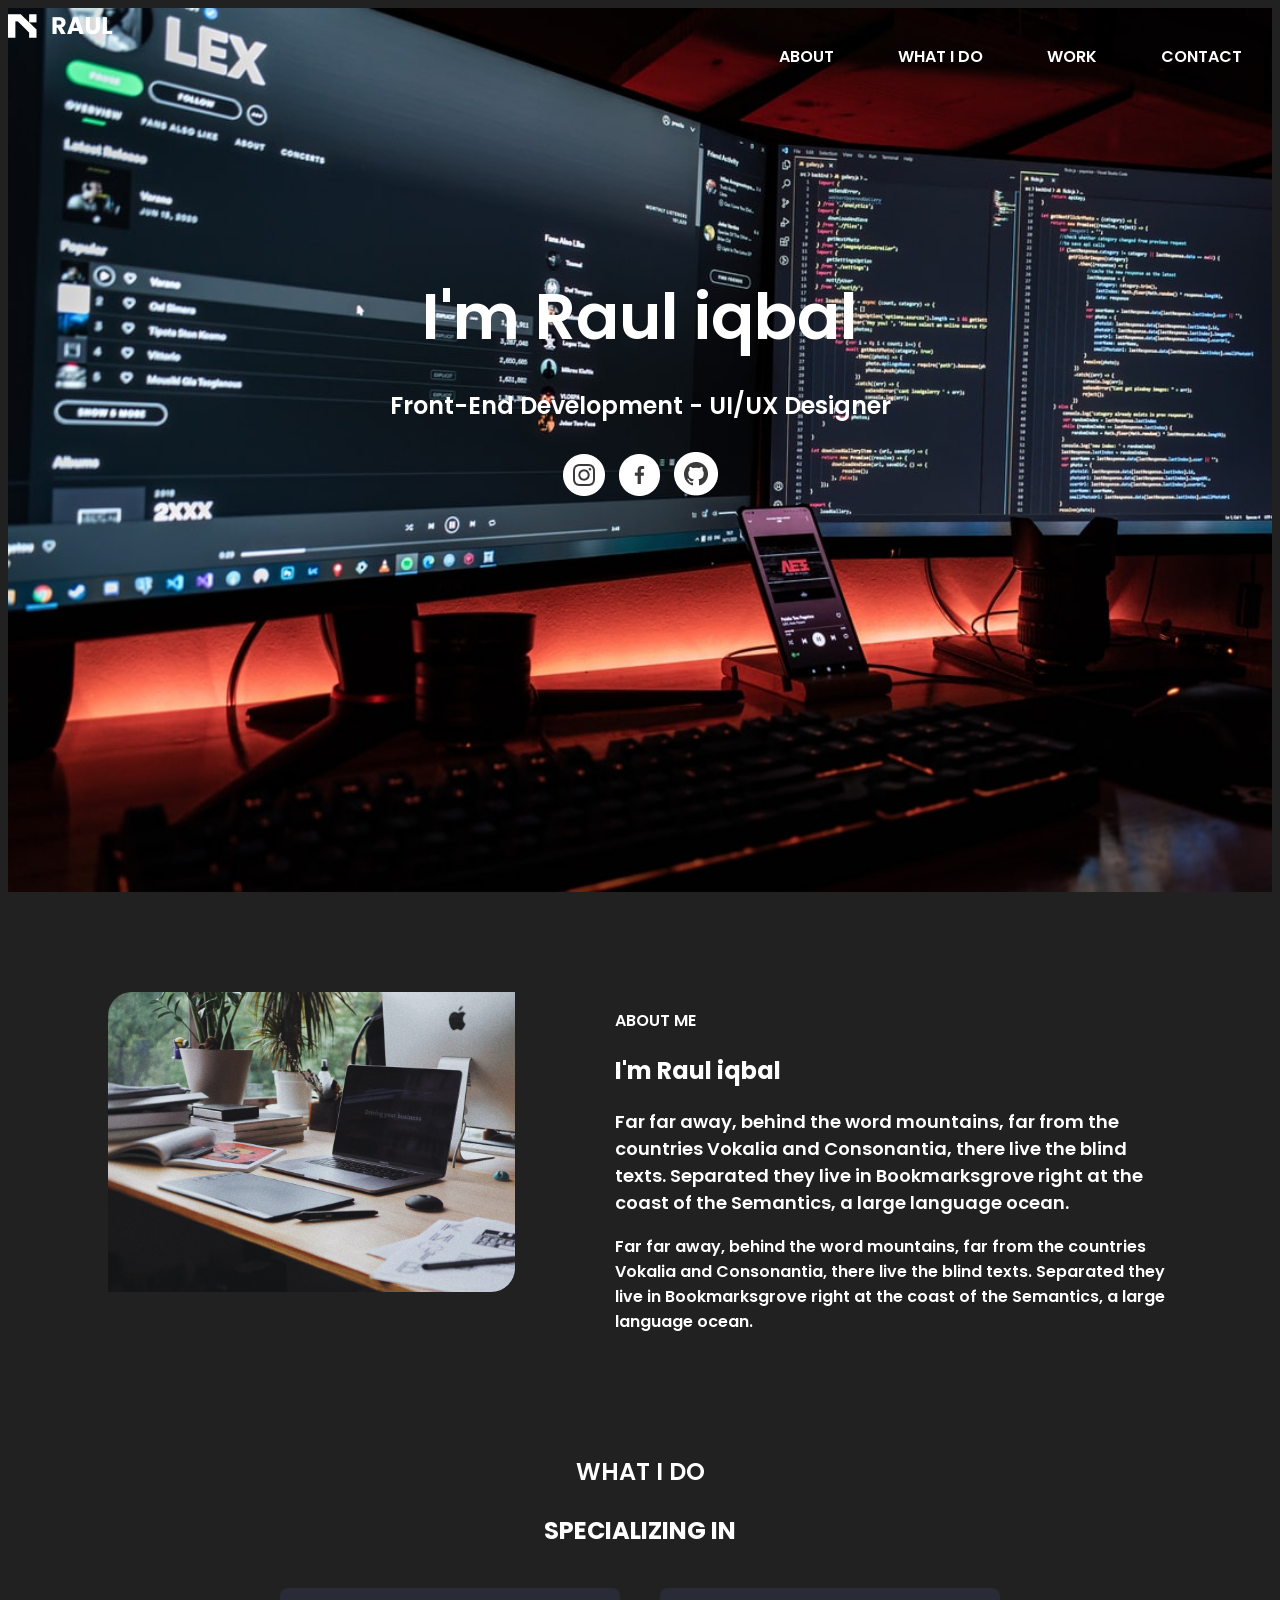
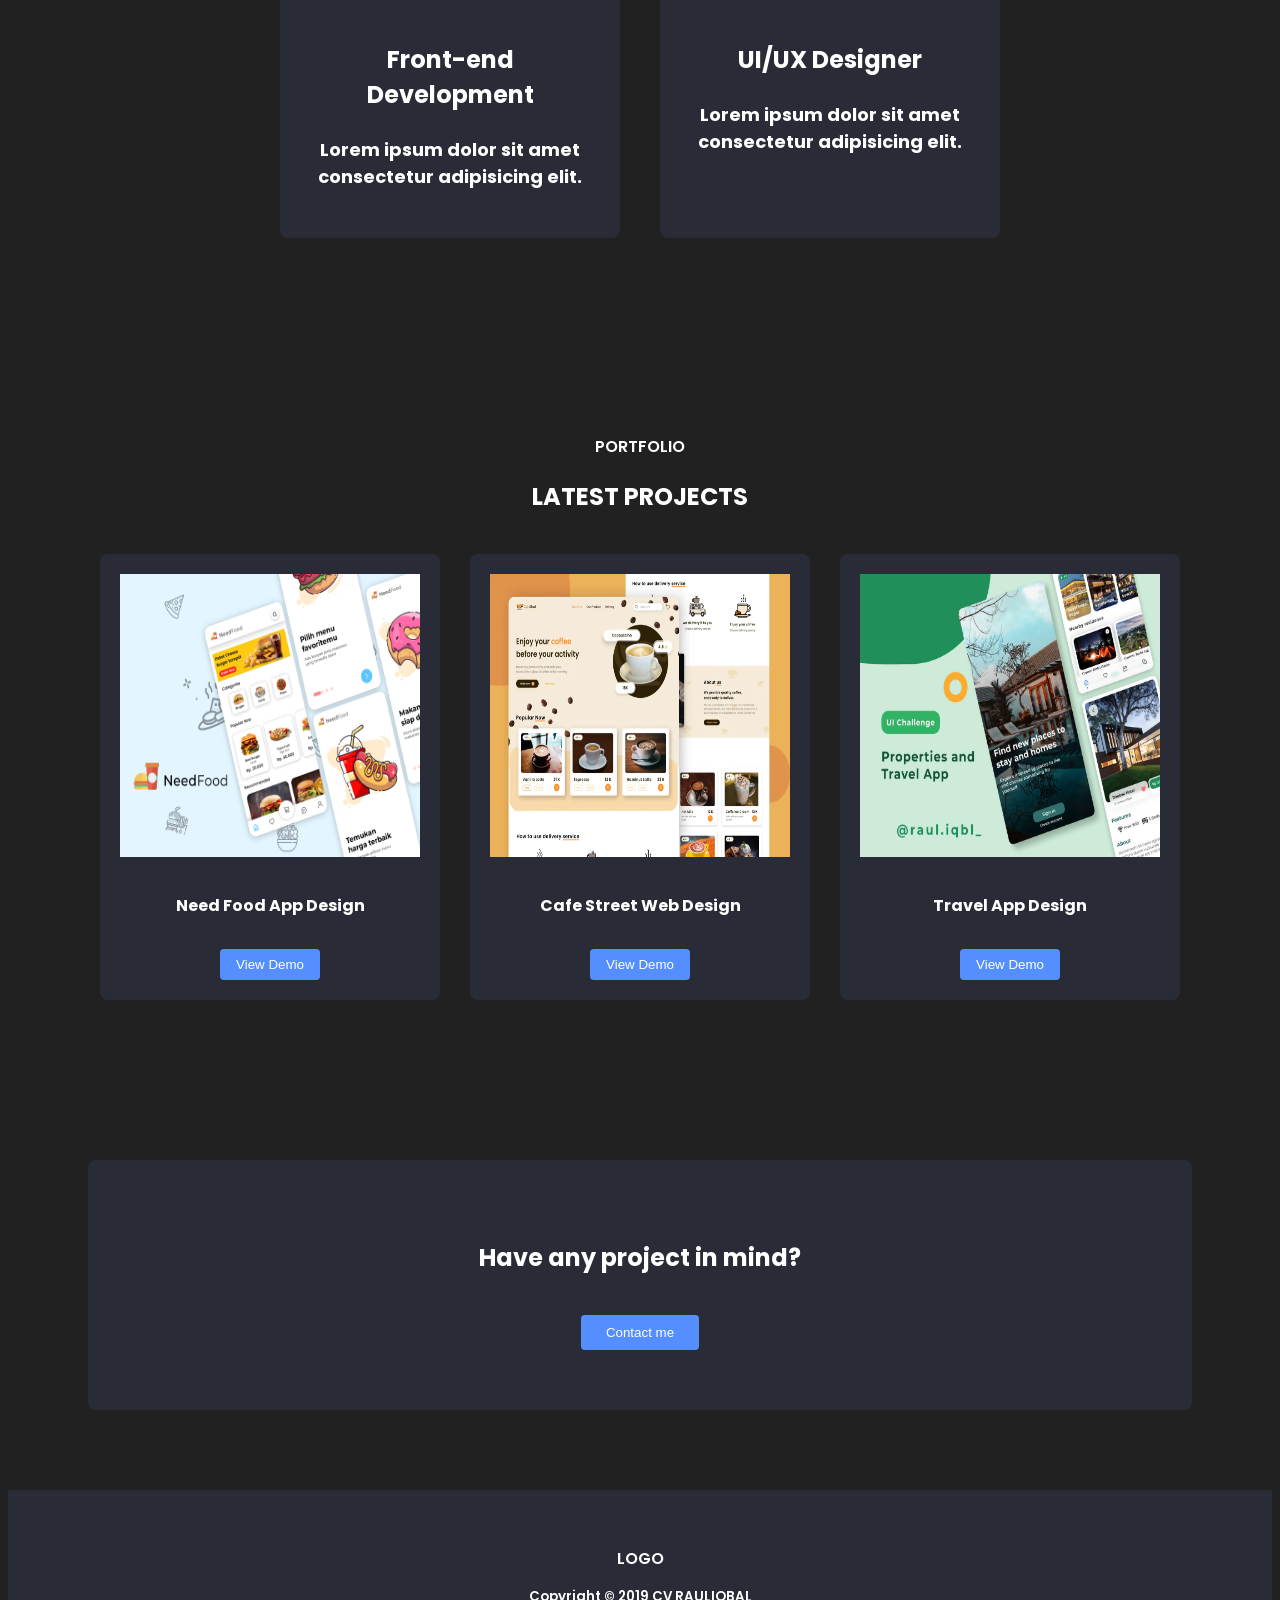
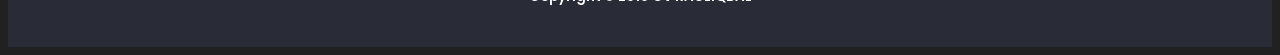
<file: personalPortfolio/index.html>
<html>
    <head>
        <link rel="stylesheet" href="./style.css">
    </head>
    <body>
        <section class="backgroundPhoto">
            <header>
            <img id="logo" src="./images/logo.png">
            <nav class="navBar">
            <a href="#">ABOUT</a>
            <a href="#">WHAT I DO</a>
            <a href="#">WORK</a>
            <a href="#">CONTACT</a>
            </nav>
            </header>
            <div id="nameProffesion">
                <p>I'm Raul iqbal</p>
                <p>Front-End Development - UI/UX Designer</p>
                <div id="socials">
                    <img src="./images/instagram.png">
                    <img src="./images/facebook.png">
                    <img src="./images/github.png">
                </div>
            </div>
        </section>
        <section class="aboutMe">
            <img src="./images/laptop.png">
                <div class="aboutContent">
                    <p>ABOUT ME</p>
                    <h2>I'm Raul iqbal</h2>
                    <p> Far far away, behind the word mountains, far from the countries
                    Vokalia and Consonantia, there live the blind texts. Separated
                    they live in Bookmarksgrove right at the coast of the Semantics,
                    a large language ocean.</p>
                    <p> Far far away, behind the word mountains, far from the countries
                    Vokalia and Consonantia, there live the blind texts. Separated
                    they live in Bookmarksgrove right at the coast of the Semantics,
                    a large language ocean.</p>
                </div>
        </section>
        <section class="services">
            <p>WHAT I DO</p>
            <h2>SPECIALIZING IN<h2>
            <div class="serviceBox">
                <div class="box">
                    <p>Front-end Development</p>
                    <p>Lorem ipsum dolor sit amet consectetur adipisicing elit.</p>
                </div>
                <div class="box">
                    <p>UI/UX Designer</p>
                    <p>Lorem ipsum dolor sit amet consectetur adipisicing elit.</p>
                </div>
            </div>
        </section>
        <section class="portfolio">
            <p class="section-tag">PORTFOLIO</p>
            <h2>LATEST PROJECTS</h2>
            <div class="projects">
                <div class="project">
                    <div class="projImg">
                        <img src="./images/portfolio1.jpg">
                    </div>
                        <h4>Need Food App Design</h4>
                        <button>View Demo</button>
                    </div>
                    <div class="project">
                        <div class="projImg">
                            <img src="./images/portfolio2.png">
                        </div>
                        <h4>Cafe Street Web Design</h4>
                        <button>View Demo</button>
                    </div>
                    <div class="project">
                        <div class="projImg">
                            <img src="./images/portfolio3.jpg">
                        </div>
                        <h4>Travel App Design</h4>
                        <button>View Demo</button>
                    </div>
            </div>
        </section>
        <section class="contact">
            <h2>Have any project in mind?</h2>
            <button>Contact me</button>
        </section>
    <footer>
        <p>LOGO</p>
        <small>Copyright © 2019 CV RAULIQBAL</small>
    </footer> 
    </body>
</html>
</file>
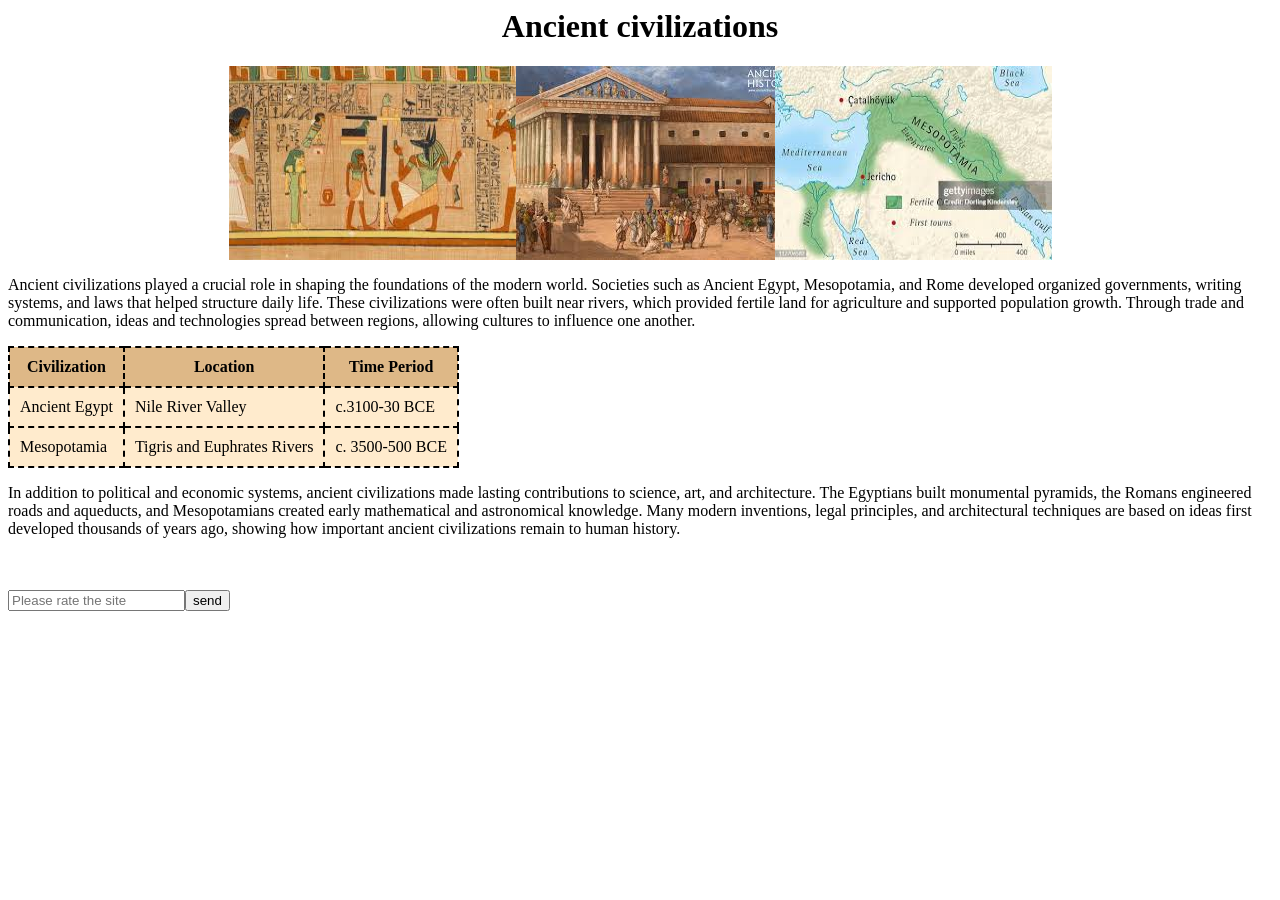
<file: lesson5Homework/ancientCivil.html>
<html>
    <head>
        <link rel="stylesheet" href="./style.css">
    </head>
    <body>
        <h1>Ancient civilizations</h1>
        <div class="images">
            <img src="./images/img1.jpg">
            <img src="./images/img2.jpg">
            <img src="./images/img3.jpg">
        </div>
        <p>Ancient civilizations played a crucial role in shaping the foundations of the modern world. Societies such as Ancient Egypt, Mesopotamia, and Rome developed organized governments, writing systems, and laws that helped structure daily life. These civilizations were often built near rivers, which provided fertile land for agriculture and supported population growth. Through trade and communication, ideas and technologies spread between regions, allowing cultures to influence one another.</p>
        <table>
            <tr>
                <th>Civilization</th>
                <th>Location</th>
                <th>Time Period</th>
            </tr>
            <tr>
                <td>Ancient Egypt</td>
                <td>Nile River Valley</td>
                <td>c.3100-30 BCE</td>
            </tr>
            <tr>
                <td>Mesopotamia</td>
                <td>Tigris and Euphrates Rivers</td>
                <td>c. 3500-500 BCE</td>
            </tr>
        </table>
        <p>In addition to political and economic systems, ancient civilizations made lasting contributions to science, art, and architecture. The Egyptians built monumental pyramids, the Romans engineered roads and aqueducts, and Mesopotamians created early mathematical and astronomical knowledge. Many modern inventions, legal principles, and architectural techniques are based on ideas first developed thousands of years ago, showing how important ancient civilizations remain to human history.</p>
        <br>
        <br>
        <div class="input">
            <input type="text" placeholder="Please rate the site">
            <input type="submit" value="send">
        </div>
        
    </body>
</html>
</file>
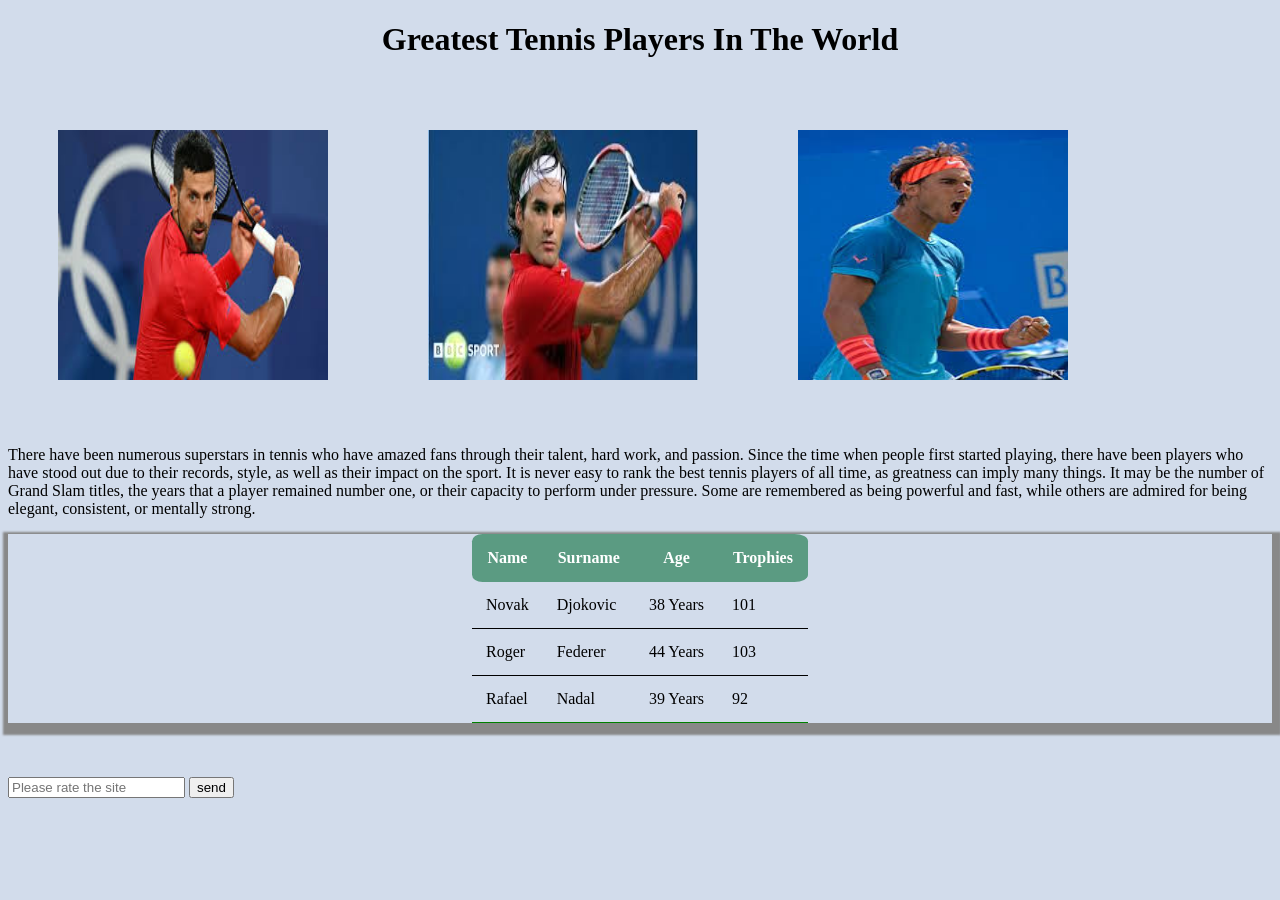
<file: lesson6Homework/tennisPlayers.html>
<!DOCTYPE html>
    <head>
        <link rel="stylesheet" href="./style.css">
        <title>Sport</title>
    </head>
    <body>
        <h1>Greatest Tennis Players In The World</h1>
        <div class="images">
            <img src="./images/djokovic.jpg">
            <img src="./images/federer.jpg">
            <img src="./images/nadal.jpg">
        </div>
        <p>There have been numerous superstars in tennis who have amazed fans through their talent, hard work, and passion. Since the time when people first started playing, there have been players who have stood out due to their records, style, as well as their impact on the sport. It is never easy to rank the best tennis players of all time, as greatness can imply many things. It may be the number of Grand Slam titles, the years that a player remained number one, or their capacity to perform under pressure. Some are remembered as being powerful and fast, while others are admired for being elegant, consistent, or mentally strong.</p>

             <table>
            <tr>
                <th id="leftCorner">
                    Name
                </th>
                <th>
                    Surname
                </th>
                <th>
                    Age
                </th>
                <th id="rightCorner">
                    Trophies
                </th>
            </tr>
            <tr>
                <td>Novak</td>
                <td>Djokovic</td>
                <td>38 Years</td>
                <td>101</td>
            </tr>
            <tr>
                <td>Roger</td>
                <td>Federer</td>
                <td>44 Years</td>
                <td>103</td>
            </tr>
            <tr>
                <td>Rafael</td>
                <td>Nadal</td>
                <td>39 Years</td>
                <td>92</td>
            </tr>
        </table>
        <br>
        <br>
        <br>
        <input type="text" placeholder="Please rate the site">
        <input type="submit" value="send" id="sendBtn">
       
    </body>
</html>
</file>
<file: figmaMedical/style.css>
@import url('https://fonts.googleapis.com/css2?family=Montserrat:ital,wght@0,100..900;1,100..900&display=swap');
:root{
    --text_color: #FFFFFF;
    --text_color2: #1BC768;
    --text_color3:#737373;
    --button_color: #1BC768;
    --font:"Montserrat", sans-serif;
    --background_color: #26335D;
}
body{
    width:100%;
    margin:0;
    font-family: "Montserrat", sans-serif;;
}
header{
    background-color: var(--background_color);
    margin:0;
    height:777px;
}
.header{
    display:flex;
    align-items: center;
    justify-content: space-between;
    padding-left:200px;
    padding-right:200px;
    color: var(--text_color);
    font-family: var(--font);
}
.navigation{
    display:flex;
    align-items: center;
}
.navBar{
    padding-left:50px;
    color: var(--text_color);
    font-family: var(--font);
    display:flex;
    gap:21px;
}
.navBar a{
    color: var(--text_color);
    font-family: var(--font);
    text-decoration: none;
}
.button1{
    width: 137px;
    height: 52px;
    margin-left:50px;
    background-color: var(--button_color);
    border-radius:5px;
    border:transparent;
    color:var(--text_color);
}
.firstPageText h5{
    color:var(--text_color2);
}
.firstPageText p{
    font-size:20px;
    color: var(--text_color);
    font-family: var(--font);
    width:389px;
}
.firstPageText h1{
    font-size:58px;
    color: var(--text_color);
    font-family: var(--font);
    width:489px;
}
.firstPageText{
    padding-top:100px;
}
.firstPage{
    display:flex;
    justify-content: space-between;
    padding-left:100px;
    margin:0;
    margin-top:100px;
}
.button2{
    width: 193px;
    height: 52px;
    background-color: var(--button_color);
    border-radius:5px;
    border:transparent;
    color:var(--text_color);
}
.button3{
    width: 162px;
    height: 52px;
    margin-left:50px;
    background-color:var(--background_color); 
    border-radius: 5px;
    border:solid 1px var(--button_color);
    color:var(--text_color2);
}
.mainImgages{
    display:flex;
    flex-direction: row-reverse;
    margin-right:25px;
}
.back{
    width:460px;
    height: 450px;
    border-radius: 35px;
}
.front{
    position:relative;
    margin-right:-230px;
    width: 424px;
    height: 516px;
    border-radius: 35px;
}
section{
    margin:100px 200px 100px 200px;
}
.secondPage{
    height:768;
}
.secondPageText{
    display:flex;
    flex-direction: column;
    gap:10px;
}
.secondPageText h6{
    color:var(--text_color2);
    font-size:14px;
    margin:0;
}
.secondPageText h2{
    font-size:40px;
    margin:0;
}
.secondPageText p{
    color:var(--text_color3);
    font-size:14px;
    margin:0;
    width: 469px;
}
.cardMerger{
    display:flex;
    gap: 30px;
    margin-top:75px;
    
}
.card2,.card4{
    margin-top:50px;
}
.card1,.card2,.card3,.card4{
    padding:35px 40px 35px 40px;
    box-shadow: 0 15px 25px rgba(0,0,0,0.1);
    width: 240px;
    height:312px;
    display:flex;
    flex-direction: column;
    gap:20px;
}
.card1 h5,.card2 h5,.card4 h5{
    font-size:16px;
    margin:0;
}
.card1 p,.card2 p, .card4 p{
    font-size:14px;
    color: var(--text_color3);
    margin:0;
}
.card3{
    background-color: var(--text_color2);
}
.card3 h5{
    font-size:16px;
    color:var(--text_color);
    margin:0;
}
.card3 p{
    font-size:14px;
    color: var(--text_color);
    margin:0;
}

.redLine{
    height:2px;
    width:50px;
    background-color: #E74040;
}
.whiteLine{
    height:2px;
    width:50px;
    background-color: #FFFFFF;
}
.cardMerger img{
    width:70px;
    height:76px;
}
.thirdPage{
    height:768px;
}
.thirdPageText{
    display:flex;
    flex-direction: column;
    gap:10px;
}
.thirdPageText h6{
    color:var(--text_color2);
    font-size:14px;
    margin:0;
}
.thirdPageText h2{
    font-size:40px;
    margin:0;
    width: 620px;
}
.thirdPageText p{
    color:var(--text_color3);
    font-size:14px;
    margin:0;
    width: 400px;
}
.boxMerger{
    display: flex;
    gap:30px;
    margin-top: 100px;
}
.boxMerger img{
    width:238px;
    height:300px;
}
.boxPhoto1{
    background-image: url("./images/img1.jpg");
    background-size: cover;
    width: 238px;
    height: 300px;
    display:flex;
    justify-content: center;
    flex-direction: column;
    gap: 150px;
}
.boxPhoto2{
    background-image: url("./images/img2.jpg");
    background-size: cover;
    width: 238px;
    height: 300px;
    display:flex;
    justify-content: center;
    flex-direction: column;
    gap: 150px;
}
.boxPhoto3{
    background-image: url("./images/img3.jpg");
    background-size: cover;
    width: 238px;
    height: 300px;
    display:flex;
    justify-content: center;
    flex-direction: column;
    gap: 150px;
}
.boxPhoto4{
    background-image: url("./images/img4.jpg");
    background-size: cover;
    width: 238px;
    height: 300px;
    display:flex;
    justify-content: center;
    flex-direction: column;
    gap: 150px;
}
.iconMerger{
    display:flex;
    justify-content: center;
    align-items: center;
    flex-direction: row;
    gap: 10px;
}
.boxPhoto1:first-child i{
    margin:15px 0 0 15px;
}
.boxPhoto2:first-child i{
    margin:15px 0 0 15px;
}
.boxPhoto3:first-child i{
    margin:15px 0 0 15px;
}
.boxPhoto4:first-child i{
    margin:15px 0 0 15px;
}
.boxText{
    padding:25px 25px 35px 25px;
}
.iconMerger i{
    background-color:white;
    padding:10px;
    border-radius:50%;
}
.p1{
    color:var(--text_color2);
    font-size: 14px;
    font-weight: 700px;
}
.p2{
    font-size:16px;
    color:black;
    font-weight: 700px;
    line-height: 24px;
}
.p3{
    font-size:14px;
    color:var(--text_color3);
}
.firstLine{
    display:flex;
    align-items: center;
    justify-content: space-between;
}
.rating{
    display:flex;
    align-items: center;
    justify-content: center;
    background-color:var(--background_color);
    color:var(--text_color);
    border-radius:20px;
    width:50px;
    height:26px;
    font-size:12px;
}
.download p{
    color:var(--text_color3);
    font-size:14px;
}
.download{
    display:flex;
    align-items: center;
}
.price{
    display:flex;
    align-items: center;
    gap:5px;
}
.price p:first-child{
    color:var(--text_color3);
    font-weight:700px;
}
.price p:nth-child(2){
    color:#5D5DF9;
    font-weight:700px;
}
.button4{
    width: 141px;
    height: 44px;
    background-color:var(--text_color); 
    border-radius: 37px;
    border:solid 1px var(--button_color);
    color:var(--text_color2);
}
/* .fourthPage{
    background-color: var(--background_color);
    height: 919px;
    margin:0;
} */
.fourthPagePhotos{
    display:flex;
}
.pinkBox{
    width: 116px;
    height: 138px;
    background-color: #FD7E7C;
}
.photo1{
    width:425px;
    height: 506px;
    border-radius: 35px;
    border-radius: 10px;
}
.photo2{
    /* margin-right:-230px; */
    width: 271px;
    height: 249px;
    border-radius: 10px;
    border: 4px solid white;
}
</file>
<file: figmaMusicChasm/style.css>
@import url('https://fonts.googleapis.com/css2?family=BBH+Bartle&family=Pacifico&family=Poppins:ital,wght@0,100;0,200;0,300;0,400;0,500;0,600;0,700;0,800;0,900;1,100;1,200;1,300;1,400;1,500;1,600;1,700;1,800;1,900&family=Roboto:ital,wght@0,100..900;1,100..900&display=swap');
body{
    background-image:linear-gradient(to bottom, #151515,#3125CC);
    font-family: "Roboto", sans-serif;
    font-optical-sizing: auto;
    font-weight: 400;
    font-style: normal;
}   
#logo{
    width: 37px;
    height: 37px;
    display:flex;
}
main{
    display:flex;
    justify-content: center;
    align-items: center;
}
#musicChasm{
    color:#E056F6;
    margin:0;
    display:flex;
    align-items: center;
    padding-left:8px;
    font-weight: 400;
}
#logoName{
    display:flex;
}
.signUpBox{
    margin-top:100px;
    border:solid #4D3FFA;
    padding:50px;
    padding-bottom: 75px;
}
.signUpBox div{
    margin-bottom: 26px;
}
label{
    color:white;
    display:block;
    margin-bottom: 8px;
    font-size: 18px;
}
input{
    width:230px;
    height:25px;
}
button{
    background-image:linear-gradient(to bottom,#FFFFFF,#4D3FFA);
    margin-top:26px;
    margin-left:80px;
    width:70px;
    height: 30px;
}
</file>
<file: finalProject/style.css>
@import url('https://fonts.googleapis.com/css2?family=Delius&display=swap');
:root{
    --background_color: rgb(255, 255, 255);
    --text_color:#5A5A5A;
    --secondary_text_color:rgb(255, 255, 255);
    --button_color:rgb(245, 245, 220);
    --shadow_color:#5A5A5A;
    --outline_color:#c89b6d;
    --filling_color:#f0e6d6;
}
body{
    margin:0;
    font-family: "Delius", cursive;
}
.header{
    display:-webkit-box;
    display:-ms-flexbox;
    display:flex;
    -webkit-box-align: center;
        -ms-flex-align: center;
            align-items: center;
    margin:0;
    background-color: var(--background_color);
    -webkit-box-pack: justify;
        -ms-flex-pack: justify;
            justify-content: space-between;
}
.logoImg{
    width: 50px;
    height: 50px;
}
.logoMerger{
    margin-left:80px;
    display:-webkit-box;
    display:-ms-flexbox;
    display:flex;
    -webkit-box-orient: horizontal;
    -webkit-box-direction: normal;
        -ms-flex-direction: row;
            flex-direction: row;
    gap:10px;
    -webkit-box-align: center;
        -ms-flex-align: center;
            align-items: center;
}
.logoMerger h1{
    color:var(--text_color);
}
.navBar{
    display:-webkit-box;
    display:-ms-flexbox;
    display:flex;
    gap:30px;
    margin-right:60px
}
.navBar a{
    text-decoration:none;
    color:var(--text_color);
    font-size:20px;
}
.main{
    height:400px;
    display:-webkit-box;
    display:-ms-flexbox;
    display:flex;
    -webkit-box-pack: center;
        -ms-flex-pack: center;
            justify-content: center;
    -webkit-box-align: center;
        -ms-flex-align: center;
            align-items: center;
    background-size: cover;
    color:var(--text_color);
    position:relative;
    text-align: center;
}
.main h1 {
    font-size: 42px;
    text-shadow: 2px 2px 8px rgba(0,0,0,0.4);
}
.main div{
    position:absolute;
    top: 60%;
    left: 50%;
    -webkit-transform: translate(-50%, -50%);
        -ms-transform: translate(-50%, -50%);
            transform: translate(-50%, -50%);
    color: var(--secondary_text_color);
}
.library{
    display:-webkit-box;
    display:-ms-flexbox;
    display:flex;
    height:400px;
    position:relative;
    width:100%;
    -webkit-filter:grayscale(35%);
            filter:grayscale(35%);
}
.main button {
    margin-top: 20px;
    padding: 12px 30px;
    background-color: var(--outline_color);
    border:none;
    cursor:pointer;
}

.main button:hover {
    -webkit-transform: scale(1.1);
        -ms-transform: scale(1.1);
            transform: scale(1.1);
}
.signUpBox{
    max-width:400px;
    width:90%;
    background:var(--background_color);
    padding:40px;
    border-radius:20px;
    -webkit-box-shadow:0 20px 40px var(--shadow_color);
            box-shadow:0 20px 40px var(--shadow_color);
    display:-webkit-box;
    display:-ms-flexbox;
    display:flex;
    -webkit-box-orient:vertical;
    -webkit-box-direction:normal;
        -ms-flex-direction:column;
            flex-direction:column;
    gap:20px;
    margin:auto; 
    margin-top:100px;
}
.signUpBox div{
    display:-webkit-box;
    display:-ms-flexbox;
    display:flex;
    -webkit-box-orient:vertical;
    -webkit-box-direction:normal;
        -ms-flex-direction:column;
            flex-direction:column;
}
.signUpBox label{
    margin-bottom:5px;
    font-size:14px;
    color:var(--shadow_color);
}
.signUpBox input{
    padding:10px;
    border-radius:8px;
    border:1px solid var(--button_color);
}
.signUpBox input:focus{
    border-color:var(--outline_color);
    -webkit-box-shadow:0 0 8px rgba(200,155,109,0.4);
            box-shadow:0 0 8px rgba(200,155,109,0.4);
}
.signUpBox button{
    margin-top:10px;
    padding:12px;
    border:none;
    border-radius:30px;
    background-color:var(--outline_color);
    color:var(--secondary_text_color);
    font-size:16px;
    cursor:pointer;
}
.signUpBox button:hover{
    -webkit-transform: scale(1.1);
        -ms-transform: scale(1.1);
            transform: scale(1.1);
}
.aboutUs{
    max-width:800px;
    margin:80px auto;
    background-color:var(--background_color);
    padding:40px;
    border-radius:10px;
    -webkit-box-shadow:0 10px 20px var(--shadow_color);
            box-shadow:0 10px 20px var(--shadow_color);
}
.aboutUs h2{
    margin-bottom:20px;
    color:var(--text_color);
}
.aboutUs{
    color:var(--text_color);
}
.address{
    margin-top:30px;
    padding:15px;
    background-color:var(--filling_color);
    border-radius:8px;
}
.address div{
    display:block;
    font-weight: bolder;
    margin-bottom:5px;
}
.address a{
    color:var(--secondary_text_color);
}
.services{
    max-width:1000px;
    width:100%;
    margin:80px auto;
    display:-webkit-box;
    display:-ms-flexbox;
    display:flex;
    gap:40px;
    /* padding:0 20px; */
}
.serviceBox{
    background-color:var(--background_color);
    padding:30px;
    border-radius:10px;
    -webkit-box-shadow:0 10px 20px var(--shadow_color);
            box-shadow:0 10px 20px var(--shadow_color);
}
.serviceBox h2{
    margin-top:0;
    color:var(--text_color);
}
.serviceBox p{
    color:var(--text_color);
}
.priceBox{
    padding:15px;
    background-color:var(--filling_color);
    border-radius:8px;
}
.priceBox p{
    margin:0;
}
.priceBox p:first-child{
    font-weight: bolder;
}
.pricingSection{
    max-width:1100px;
    width:100%;
    margin:80px auto;
    /* padding:0 20px; */
}
.pricingSection h2{
    text-align:center;
    margin-bottom:50px;
    color:var(--text_color);
}
.pricingGrid{
    display:-ms-grid;
    display:grid;
    -ms-grid-columns: 1fr 25px 1fr 25px 1fr;
    grid-template-columns: 1fr 1fr 1fr;
    -ms-grid-rows: 1fr 25px 1fr;
    grid-template-rows: 1fr 1fr;
    gap:25px;
}
.pricingGrid > *:nth-child(1){
    -ms-grid-row: 1;
    -ms-grid-column: 1;
}
.pricingGrid > *:nth-child(2){
    -ms-grid-row: 1;
    -ms-grid-column: 3;
}
.pricingGrid > *:nth-child(3){
    -ms-grid-row: 1;
    -ms-grid-column: 5;
}
.pricingGrid > *:nth-child(4){
    -ms-grid-row: 3;
    -ms-grid-column: 1;
}
.pricingGrid > *:nth-child(5){
    -ms-grid-row: 3;
    -ms-grid-column: 3;
}
.pricingGrid > *:nth-child(6){
    -ms-grid-row: 3;
    -ms-grid-column: 5;
}
.pricingBox{
    background-color:var(--background_color);
    padding:25px;
    border-radius:12px;
    border-collapse: collapse;
    -webkit-box-shadow:0 10px 20px var(--shadow_color);
            box-shadow:0 10px 20px var(--shadow_color);
    display:-webkit-box;
    display:-ms-flexbox;
    display:flex;
    -webkit-box-orient:vertical;
    -webkit-box-direction:normal;
        -ms-flex-direction:column;
            flex-direction:column;
    -webkit-box-pack:center;
        -ms-flex-pack:center;
            justify-content:center;
}
.pricingGrid div{
    border-radius:12px;
    padding:25px;
    -webkit-box-shadow:0 10px 20px var(--shadow_color);
            box-shadow:0 10px 20px var(--shadow_color);
}
.price{
    font-size:28px;
    margin:15px 0;
    color:var(--outline_color);
}
.premium{
    -ms-grid-column-span:2;
    grid-column:span 2;
    background-color:var(--outline_color);
    color:var(--secondary_text_color);
}
.premium .price{
    color:var(--secondary_text_color);
}
.order{
    -ms-grid-column-span: 2;
    grid-column: span 2; 
}
.blogSection{
    max-width:1100px;
    width:100%;
    margin:60px auto;
    /* padding:0 20px; */
}
.blogText{
    background-color:var(--filling_color);
    padding:25px;
    margin-bottom:30px;
    border-radius:10px;
    -webkit-box-shadow:0 8px 15px var(--shadow_color);
            box-shadow:0 8px 15px var(--shadow_color);
}

.blogText h3{
    margin-top:0;
    color:var(--text_color);
}

.blogText p{
    color:var(--text_color);
}

.readMore{
    display:block;
    margin-top:10px;
    text-decoration:none;
    color:var(--outline_color);
    font-weight:bolder;
}
.readMore:hover{
    text-decoration:underline;
}
.contactSection{
    max-width:1000px;
    width:100%;
    margin:60px auto;
    display:-webkit-box;
    display:-ms-flexbox;
    display:flex;
    gap:40px;
    /* padding:0 20px; */
}
.contactInfo, .contactForm{
    display:-webkit-box;
    display:-ms-flexbox;
    display:flex;
    -webkit-box-orient:vertical;
    -webkit-box-direction:normal;
        -ms-flex-direction:column;
            flex-direction:column;
    background-color:var(--background_color);
    padding:30px;
    border-radius:10px;
    -webkit-box-shadow:0 8px 15px var(--shadow_color);
            box-shadow:0 8px 15px var(--shadow_color);
    width:100%;
    max-width:500px;
}
.contactInfo h2,.contactForm h2{
    margin-top:0;
    color:var(--text_color);
}
.contactInfo p{
    margin:15px 0;
    color:var(--text_color);
}
.contactForm form{
    display:-webkit-box;
    display:-ms-flexbox;
    display:flex;
    -webkit-box-orient:vertical;
    -webkit-box-direction:normal;
        -ms-flex-direction:column;
            flex-direction:column;
    gap:15px;
}
.contactForm input,.contactForm textarea{
    padding:10px;
    border:1px solid var(--filling_color);
    border-radius:6px;
}
.contactForm textarea{
    height:100px;
}
.contactForm button{
    padding:12px;
    border:none;
    background:var(--outline_color);
    color:var(--secondary_text_color);
    border-radius:6px;
    cursor:pointer;
}
.contactForm button:hover{
    background-color:var(--outline_color);
}
.footer{
    background-color:#2f2f2f;
    color:var(--secondary_text_color);
    margin-top:80px;
}
.footerContainer{
    max-width:1100px;
    margin:auto;
    padding:50px 20px;
    display:-webkit-box;
    display:-ms-flexbox;
    display:flex;
    gap:60px;
    -webkit-box-pack:justify;
        -ms-flex-pack:justify;
            justify-content:space-between;
}
.footerBox h3,.footerBox h4{
    margin-bottom:15px;
}
.footerBox p{
    margin:8px 0;
    font-size:14px;
    color:var(--filling_color);
}
.footerBox a{
    display:block;
    text-decoration:none;
    color:var(--filling_color);
    margin:6px 0;
    font-size:14px;
}
.footerBox a:hover{
    color:var(--outline_color);
}
.footerBottom{
    text-align:center;
    padding:15px;
    background-color:#222;
    font-size:14px;
}



/*responsive design*/
@media screen and (max-width: 767px){
    .header{
        -webkit-box-orient: vertical;
        -webkit-box-direction: normal;
            -ms-flex-direction: column;
                flex-direction: column;
        gap:20px;
    }
    .navBar{
        -webkit-box-orient: vertical;
        -webkit-box-direction: normal;
            -ms-flex-direction: column;
                flex-direction: column;
        gap:15px;
        margin-right:0;
    }
    .main{
        height:auto;
        padding:60px 20px;
    }
    .library{
        height:250px;
    }
    .services{
        -webkit-box-orient: vertical;
        -webkit-box-direction: normal;
            -ms-flex-direction: column;
                flex-direction: column;
    }
    .contactSection{
        -webkit-box-orient: vertical;
        -webkit-box-direction: normal;
            -ms-flex-direction: column;
                flex-direction: column;
    }
    .contactInfo,.contactForm{
        width:100%;
    }
    .pricingGrid{
        -ms-grid-columns: 1fr;
        grid-template-columns: 1fr;
    }
    .main h1{
        font-size:28px;
    }
}

@media screen and (min-width:768px) and (max-width:1023px){
    .services{
        -webkit-box-orient: vertical;
        -webkit-box-direction: normal;
            -ms-flex-direction: column;
                flex-direction: column;
    }
    .contactSection{
        -webkit-box-orient: vertical;
        -webkit-box-direction: normal;
            -ms-flex-direction: column;
                flex-direction: column;
    }
    .contactInfo,.contactForm{
        width:100%;
    }
    .pricingGrid{
        -ms-grid-columns: 1fr 1fr;
        grid-template-columns: 1fr 1fr;
    }
}
@media screen and (min-width:1024px){
    .main h1{
        font-size:48px;
    } 
}
</file>
<file: lesson12Homework/style.css>
@import url('https://fonts.googleapis.com/css2?family=Montserrat:ital,wght@0,100..900;1,100..900&display=swap');
:root{
    --text_color: #FFFFFF;
    --text_color2: #1BC768;
    --text_color3:#737373;
    --button_color: #1BC768;
    --font:"Montserrat", sans-serif;
    --background_color: #26335D;
}
body{
    margin:0;
    font-family: "Montserrat", sans-serif;;
}
header{
    background-color: var(--background_color);
    margin:0;
    height:777px;
}
.header{
    display:flex;
    align-items: center;
    justify-content: space-between;
    padding-left:200px;
    padding-right:200px;
    color: var(--text_color);
    font-family: var(--font);
}
.navigation{
    display:flex;
    align-items: center;
}
.navBar{
    margin-left:50px;
    color: var(--text_color);
    font-family: var(--font);
    display:flex;
    gap:21px;
}
.navBar a{
    color: var(--text_color);
    font-family: var(--font);
    text-decoration: none;
}
.button1{
    width: 137px;
    height: 52px;
    margin-left:50px;
    background-color: var(--button_color);
    border-radius:5px;
    border:transparent;
    color:var(--text_color);
}
.firstPageText h5{
    color:var(--text_color2);
}
.firstPageText p{
    font-size:20px;
    color: var(--text_color);
    font-family: var(--font);
    width:389px;
}
.firstPageText h1{
    font-size:58px;
    color: var(--text_color);
    font-family: var(--font);
    width:489px;
}
.firstPageText{
    padding-top:100px;
}
.firstPage{
    display:flex;
    justify-content: space-between;
    padding-left:100px;
    margin:0;
    margin-top:100px;
}
.button2{
    width: 193px;
    height: 52px;
    background-color: var(--button_color);
    border-radius:5px;
    border:transparent;
    color:var(--text_color);
}
.button3{
    width: 162px;
    height: 52px;
    margin-left:50px;
    background-color:var(--background_color); 
    border-radius: 5px;
    border:solid 1px var(--button_color);
    color:var(--text_color2);
}
.mainImgages{
    display:flex;
    flex-direction: row-reverse;
    padding-right:25px;
}
.back{
    width:460px;
    height: 450px;
    border-radius: 35px;
}
.front{
    position:relative;
    margin-right:-230px;
    width: 424px;
    height: 516px;
    border-radius: 35px;
}
section{
    margin:100px 200px 100px 200px;
}
.secondPage{
    height:768;
}
.secondPageText{
    display:flex;
    flex-direction: column;
    gap:10px;
}
.secondPageText h6{
    color:var(--text_color2);
    font-size:14px;
    margin:0;
}
.secondPageText h2{
    font-size:40px;
    margin:0;
}
.secondPageText p{
    color:var(--text_color3);
    font-size:14px;
    margin:0;
    width: 469px;
}
.cardMerger{
    display:flex;
    gap: 30px;
    margin-top:75px;
    
}
.card2,.card4{
    margin-top:50px;
}
.card1,.card2,.card3,.card4{
    padding:35px 40px 35px 40px;
    box-shadow: 0 15px 25px rgba(0,0,0,0.1);
    width: 240px;
    height:312px;
    display:flex;
    flex-direction: column;
    gap:20px;
}
.card1 h5,.card2 h5,.card4 h5{
    font-size:16px;
    margin:0;
}
.card1 p,.card2 p, .card4 p{
    font-size:14px;
    color: var(--text_color3);
    margin:0;
}
.card3{
    background-color: var(--text_color2);
}
.card3 h5{
    font-size:16px;
    color:var(--text_color);
    margin:0;
}
.card3 p{
    font-size:14px;
    color: var(--text_color);
    margin:0;
}

.redLine{
    height:2px;
    width:50px;
    background-color: #E74040;
}
.whiteLine{
    height:2px;
    width:50px;
    background-color: #FFFFFF;
}
.cardMerger img{
    width:70px;
    height:76px;
}
.thirdPage{
    height:768px;
}
.thirdPageText{
    display:flex;
    flex-direction: column;
    gap:10px;
}
.thirdPageText h6{
    color:var(--text_color2);
    font-size:14px;
    margin:0;
}
.thirdPageText h2{
    font-size:40px;
    margin:0;
    width: 620px;
}
.thirdPageText p{
    color:var(--text_color3);
    font-size:14px;
    margin:0;
    width: 400px;
}
.boxMerger{
    display: flex;
    gap:30px;
    margin-top: 100px;
}
.boxMerger img{
    width:238px;
    height:300px;
}
.boxPhoto1{
    background-image: url("./images/img1.jpg");
    background-size: cover;
    width: 238px;
    height: 300px;
    display:flex;
    justify-content: center;
    flex-direction: column;
    gap: 150px;
}
.boxPhoto2{
    background-image: url("./images/img2.jpg");
    background-size: cover;
    width: 238px;
    height: 300px;
    display:flex;
    justify-content: center;
    flex-direction: column;
    gap: 150px;
}
.boxPhoto3{
    background-image: url("./images/img3.jpg");
    background-size: cover;
    width: 238px;
    height: 300px;
    display:flex;
    justify-content: center;
    flex-direction: column;
    gap: 150px;
}
.boxPhoto4{
    background-image: url("./images/img4.jpg");
    background-size: cover;
    width: 238px;
    height: 300px;
    display:flex;
    justify-content: center;
    flex-direction: column;
    gap: 150px;
}
.iconMerger{
    display:flex;
    justify-content: center;
    align-items: center;
    flex-direction: row;
    gap: 10px;
}
.boxPhoto1:first-child i{
    margin:15px 0 0 15px;
}
.boxPhoto2:first-child i{
    margin:15px 0 0 15px;
}
.boxPhoto3:first-child i{
    margin:15px 0 0 15px;
}
.boxPhoto4:first-child i{
    margin:15px 0 0 15px;
}
.iconMerger i{
    background-color:white;
    padding:10px;
    border-radius:50%;
}
.p1{
    color:var(--text_color2);
    font-size: 14px;
    font-weight: 700px;
}
.p2{
    font-size:16;
    color:black;
}
.p3{
    font-size:14px;
    color:var(--text_color3);
}
</file>
<file: lesson7Homework/style.css>
a{
    text-decoration: none;
    color:white;
    padding: 14px 25px;
}
.navBar{
    background-color: rgb(49, 49, 49);
    text-align:center;
    padding: 14px 25px;
    
}
a:hover{
    background-color: black;
}
th,td,table{
    border-collapse: collapse;
    border: 2px solid black;
    padding:10px;
}
th{
    background-color: burlywood;
}
td{
    background-color:blanchedalmond ;
}
td:hover{
    background-color:rgb(250, 183, 84); 
}
/*img{
    display:block;
    height: 50px;
    width:50px;
    position:sticky;
}
#facebook:hover #facebookDiv{
    background-color: #3b5998; 
}
#facebook{
   
    display:inline;
}*/

.commentBox {
    display: flex;
    background: #fff;
    border: 6px solid #c84c2a;
    border-radius: 12px;
    padding: 20px;
    max-width: 700px;
}

.avatar img {
    width: 70px;
    height: 70px;
    border-radius: 50%;
}

.comment {
    flex: 1;
    margin-left: 20px;
}

.header {
    display: flex;
    flex-direction: column;
}

.header h3 {
    margin: 0;
}

.stars {
    color: #e04b59;
    font-size: 20px;
    background-color: white;
    text-align:left;
}


input {
    width: 100%;
    height: 120px;
    resize: none;
    padding: 10px;
    font-size: 14px;
    border: 1px solid #ccc;
    border-radius: 4px;
}

.buttons {
    display: flex;
    margin-top: 15px;
}

button {
    border: none;
    padding: 12px 25px;
    color: #fff;
    font-size: 14px;
    border-radius: 5px;
}

.danger {
    background: #6bb74a;
}

.send {
    background: #d64a5a;
}



.footer {
  background-color: #2f2f2f;
  color: #ccc;
  padding: 50px 20px;
}

.footer {
  max-width: 1100px;
  margin: auto;
  display: flex;
  justify-content: space-between;
  align-items: flex-start;
  gap: 40px;
}

h3 {
  color: #fff;
  font-size: 14px;
  margin-bottom: 15px;
  letter-spacing: 1px;
}

ul {
  list-style: none;
}
li {
  margin-bottom: 10px;
}
.newsletter {
  text-align: center;
  flex: 1;
}

.newsletter input {
  width: 100%;
  max-width: 350px;
  padding: 12px;
  border: none;
  border-radius: 4px;
  margin-bottom: 15px;
}

.newsletter button {
  padding: 10px 25px;
  background: transparent;
  color: #fff;
  border: 1px solid #fff;
  border-radius: 25px;
  cursor: pointer;
  font-size: 12px;
  letter-spacing: 1px;
}

.newsletter button:hover {
  background: #fff;
  color: #2f2f2f;
}
</file>
<file: lesson8Homework/style.css>
body{
    background-color: #1b1b1b;
    color: #f1f1f1;
}
header{
    text-align: center;
    text-shadow: 3px 3px 8px black;
    margin-top: 30px;
}
.images{
    display: flex;
    justify-content: center;
    gap: 25px;
    margin-bottom:30px;
}

.images img{
    width: 220px;
    height: 150px;
    border-radius: 25px;
    transition: transform 0.6s ease;
}
.images img:hover{
    transform:scale(1.5);
    transform:rotate(25grad);
}
.timeline{
    background: black;
    border:solid #655e5e;
    margin:0;
}
.timeline p{
    animation-name: info;
    animation-timing-function:linear;
    animation-duration: 20s;
    animation-iteration-count: infinite;
    font-size:18px;
    padding:5px;
}
@keyframes info{
    from{
        transform: translateX(100%);
    }
    to{
        transform: translateX(-100%);
    }
}
.centerBox{
    width:360px;
    background:#2a2a2a;
    border-radius:12px;
    box-shadow:0 0 15px 0 black;
}
.centeredBox{
    text-align:center;
    margin-top:50px;
    padding:25px;
    display:flex;
    justify-content: center;
    align-items: center;
}
.tables{
    display: flex;
    padding: 40px;
    justify-content: center;
    align-items: center;
}
table{
    width: 500px;
    border-collapse: collapse;
    background: #2f2f2f;
}
.tables table:first-child{
    margin-right:200px;
}
th{
    background-color: #6b0000;
    color: white;
    padding: 15px;
}
td{
    background-color: #444;
    padding: 10px;
    text-align: center;
}
</file>
<file: personalPortfolio/style.css>
@import url('https://fonts.googleapis.com/css2?family=BBH+Bartle&family=Pacifico&family=Poppins:ital,wght@0,100;0,200;0,300;0,400;0,500;0,600;0,700;0,800;0,900;1,100;1,200;1,300;1,400;1,500;1,600;1,700;1,800;1,900&family=Roboto:ital,wght@0,100..900;1,100..900&display=swap');
body {
  background:#212121;
  color: white;
  font-family: "Poppins", sans-serif;
  font-weight: 600;
  font-style: normal;
}
a{
    text-decoration: none;
    color:white;
    margin:0;
    padding:30px;
}
.navBar{
    text-align: right;
}
.backgroundPhoto{
    width:100%;
    height: 100%;
    background-image: url('./images/background.jpg');
    background-size: cover; 
    background-repeat: no-repeat;
}
#nameProffesion{
    color:white;
    text-align: center;
    padding: 200px;
    margin:0;
}
#nameProffesion p:first-child{
    font-size:64px;
    margin:0;
}
#nameProffesion p:nth-child(2){
    font-size:24px;
}
h1{
    margin:0;
}
#socials img{
    padding:5px;
}
.aboutMe img{
    width: 500px;
    height: 300px;
    margin:0;
    margin-left:100px;
    border: transparent;
    border-bottom-right-radius: 24px;
    border-top-left-radius: 24px;
}
.aboutMe{
    display: flex;
    margin-top: 100px;
}
.aboutContent{
    padding-left:100px;
    margin-right:100px;
}
.aboutContent p:nth-child(2),.aboutContent p:nth-child(3){
    font-size: 18px;
}
.services {
    text-align: center;
    padding: 80px;
}

.serviceBox {
    display: flex;
    justify-content: center;
    margin-top: 40px;
    gap:40px;
}

.box {
    background: #292C36;
    padding: 30px;
    width: 280px;
    border-radius: 8px;
}
.services p:first-child, .box p:first-child{
    font-size:24px;
}
.box p:nth-child(2){
    font-size:18px;
}
.portfolio {
    padding: 80px;
    text-align: center;
}
.projects {
    display: flex;
    gap: 30px;
    margin-top: 40px;
    justify-content: center;
    align-items: center;
}

.project {
    background: #292C36;
    padding: 20px;
    width: 300px;
    border-radius: 8px;
}

.projImg img{
    margin-bottom: 15px;
    width: 300;
    height: 283;
}

.project button {
    margin-top: 10px;
    background: #558FFF;
    border: none;
    padding: 8px 16px;
    border-radius: 4px;
    color:white;
}
.contact {
    background: #292C36;
    padding: 60px;
    text-align: center;
    margin: 80px;
    border-radius: 8px;
}

.contact button {
    margin-top: 20px;
    padding: 10px 25px;
    background: #558FFF;
    border: transparent;
    border-radius: 4px;
    color:white;
}
footer {
    text-align: center;
    padding: 40px;
    background: #292C36;
    color: white;
}
</file>
<file: lesson5Homework/style.css>
h1{
    display:flex;
    justify-content:center;
}
.images{
    display: flex;
    justify-content:center;
}
th,td,table{
    border-collapse: collapse;
    border: 2px dashed black;
    padding:10px;
}
th{
    background-color: burlywood;
}
td{
    background-color:blanchedalmond ;
}
.input{
    display:flex;
}
</file>
<file: lesson6Homework/style.css>
body{
    background-color: rgb(210, 220, 235);
}
h1{
    display: flex;
    justify-content: center;
}
.images{
    display: flex;
}
img{
    padding: 50px;
    height: 250px;
    width: 270px;
}
img:hover{
    height: 320px;
    width: 340px;
}
table,th,tr,td{
    margin:0;
}
table {
    margin:0%;
    border-collapse: collapse;
    align-items: center;
    display:flex;
    justify-content: center;
    box-shadow: 2px 5px 2px 7px #888888; /* !!!!!! */
}
th {
    background-color: #5b9b82;
    color: white;
    font-weight: 600;
    padding: 15px;
}
#leftCorner{
    border-top-left-radius: 15%;
    border-bottom-left-radius: 15%;
}
#rightCorner{
    border-top-right-radius: 15%;
    border-bottom-right-radius: 15%;
}
td {
    padding: 14px;
    border-bottom: 1px solid #ddd;
}
td{
    border-bottom: 1px solid;
    
}
table tr:last-child td {
    border-bottom: 1px solid green;
}
tr:hover{
    background-color: rgb(153, 149, 149);
}
td:hover{
    background-color:  rgb(108, 104, 104);
}
#sendBtn:hover {
    background-color: #13a6cb;
    color: #b81d1d;
    cursor: pointer;
		}
#sendBtn:active {
	background-color: #11337f;
}
</file>
